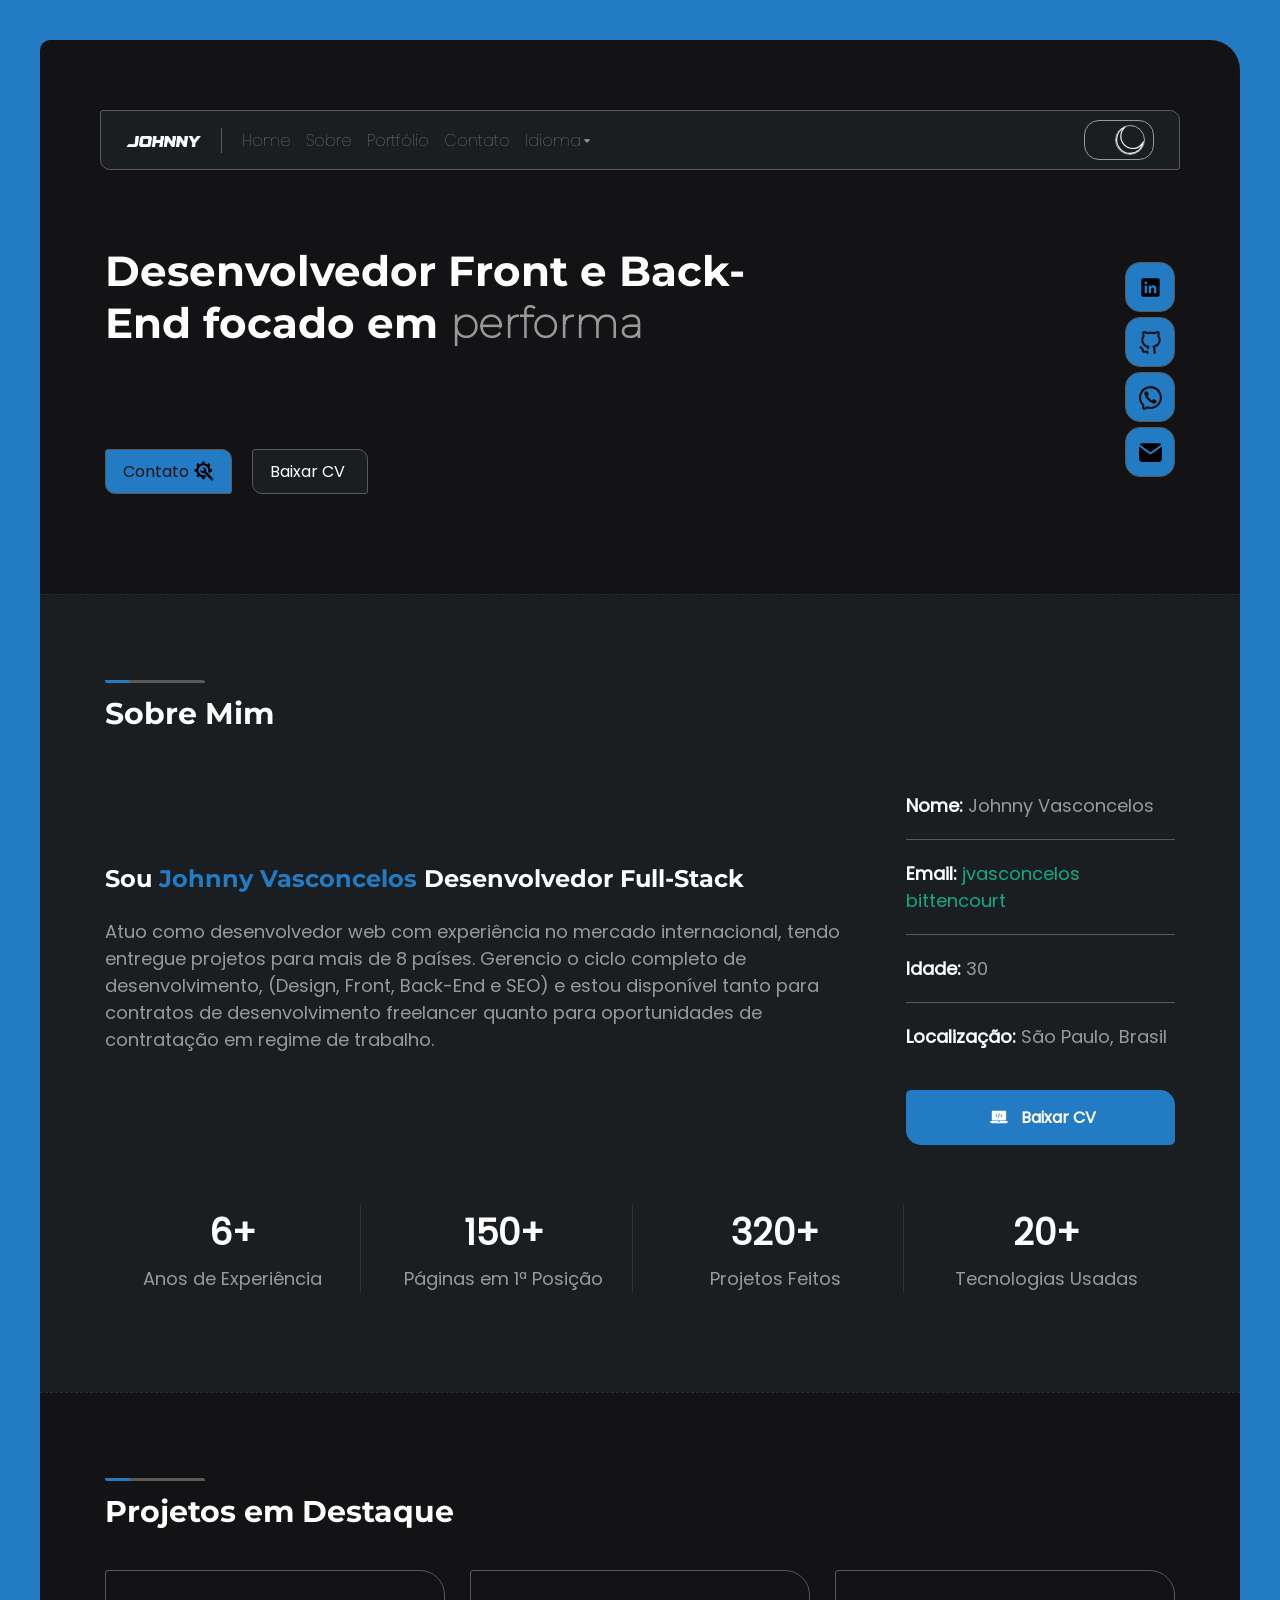
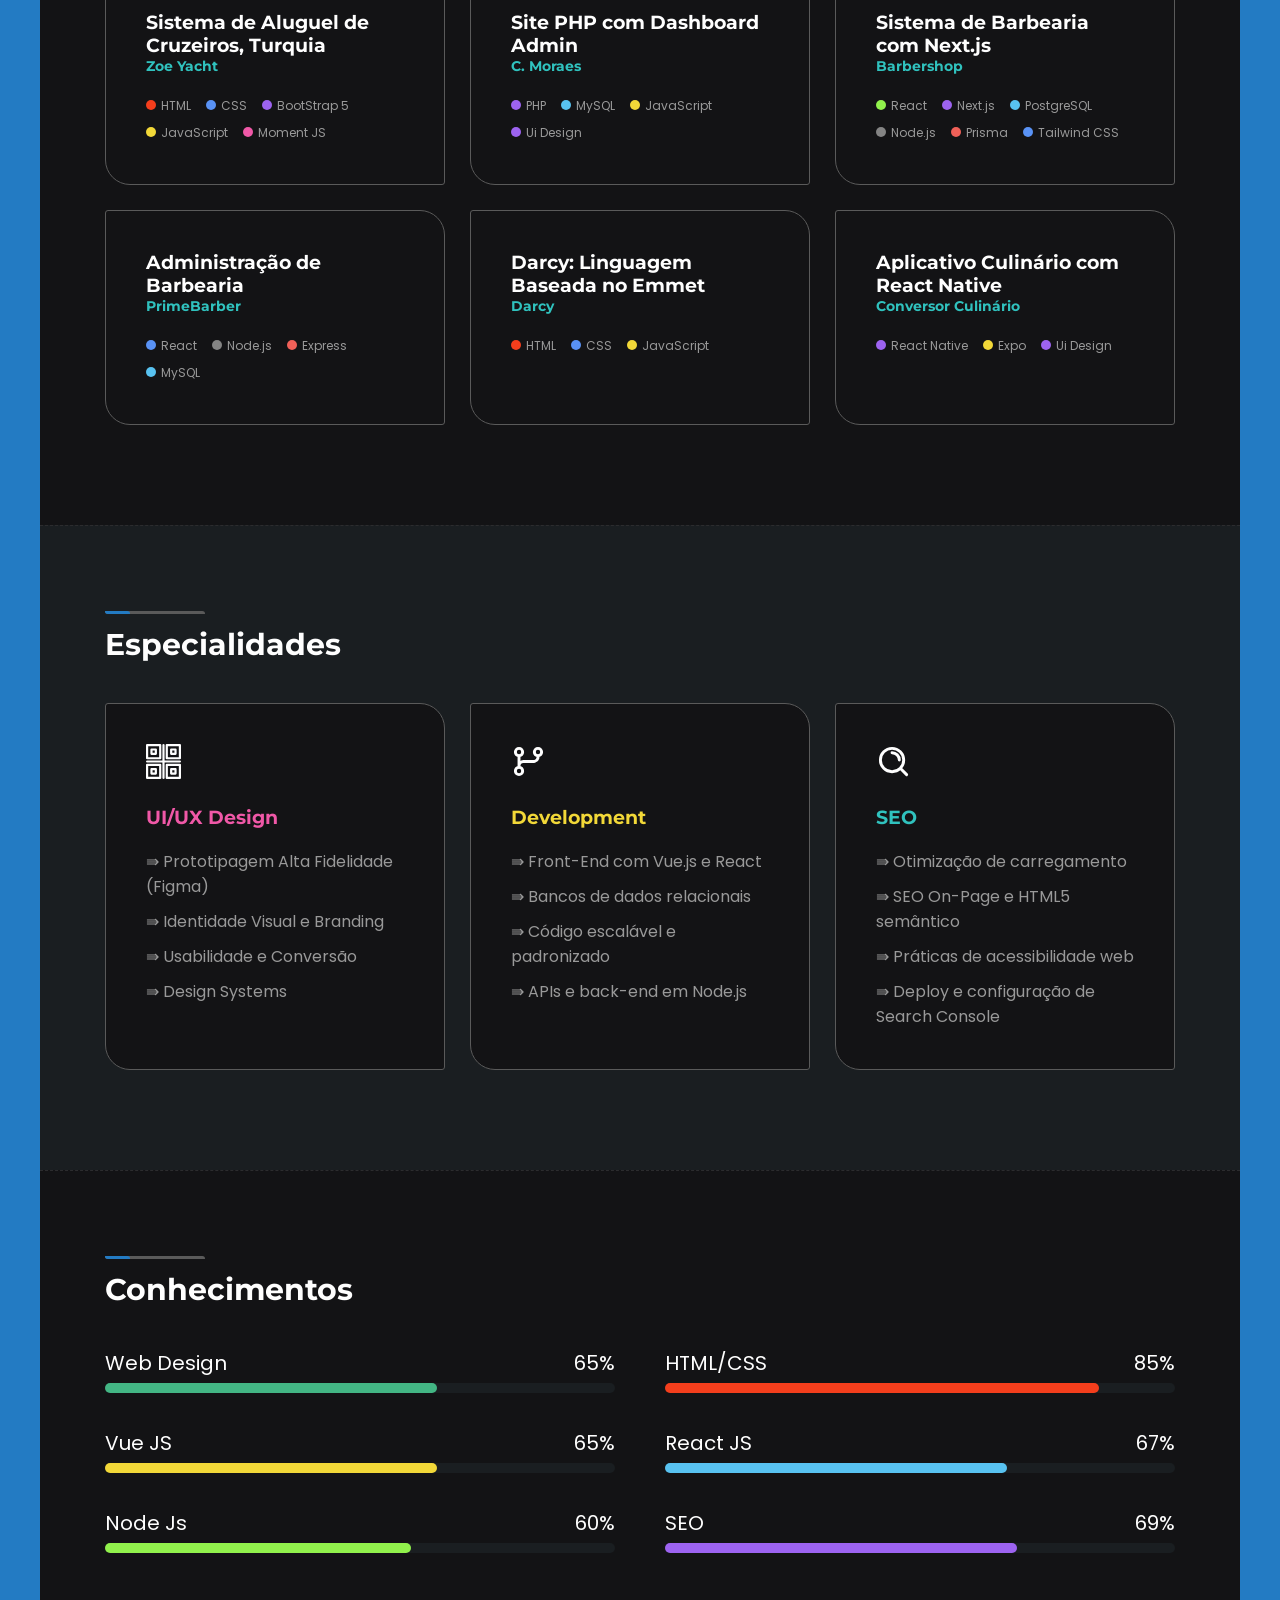
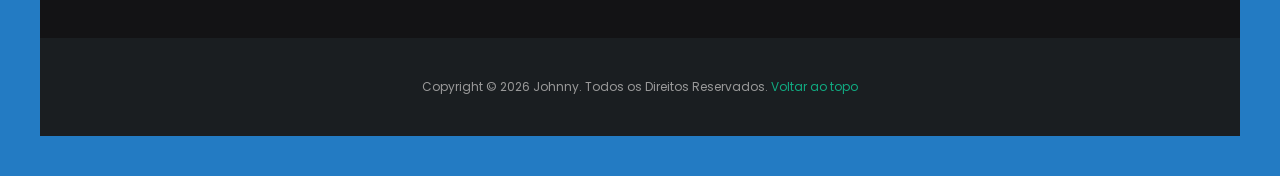
<file: index.html>
<!doctype html>
<html lang="pt-br">
  <head>
    <meta charset="UTF-8" />
    <meta name="viewport" content="width=device-width, initial-scale=1.0" />
    <meta
      name="description"
      content="Desenvolvedor Brasileiro Front e Back-End com experiência internacional. JavaScript, React, MySQL. Confira meus projetos!"
    />
    <meta
      name="keywords"
      content="desenvolvedor front-end, desenvolvedor back-end, desenvolvedor front e back-end, desenvolvedor junior, desenvolvedor pleno, programador back-end, programador front-end"
    />
    <link rel="stylesheet" href="./assets/styles/main.css" />
    <link
      rel="shortcut icon"
      href="./assets/images/favicon.ico"
      type="image/x-icon"
    />
    <script src="./assets/scripts/main.js" defer></script>
    <title>Johnny Vasconcelos - Desenvolvedor Front e Backend</title>
  </head>
  <body>
    <div class="wrapper">
      <!-- header -->
      <div class="wrapper__content">
        <header id="head">
          <!-- navbar -->
          <nav class="menu">
            <div class="container">
              <div class="menu__main">
                <a href="./index.html" class="menu__logo"
                  ><img
                    src="./assets/images/logo.webp"
                    alt="logo johnny vasconcelos front e back-end developer"
                    class="menu__image"
                /></a>
                <ul class="menu__items">
                  <li class="menu__item">
                    <a href="#home" class="menu__link">Home</a>
                  </li>
                  <li class="menu__item">
                    <a href="#sobre" class="menu__link">Sobre</a>
                  </li>
                  <li class="menu__item">
                    <a href="#portfolio" class="menu__link">Portfólio</a>
                  </li>
                  <li class="menu__item">
                    <a
                      target="_blank"
                      href="https://wa.me/5518997826451"
                      class="menu__link"
                      >Contato</a
                    >
                  </li>
                  <li class="menu__item">
                    <a href="#idioma" class="menu__link"
                      >Idioma<img
                        src="./assets/icons/caret-white.svg"
                        class="caret"
                        alt="caret arrow"
                    /></a>
                    <ul class="menu__submenu">
                      <li>
                        <a href="./eng/"
                          ><img
                            src="./assets/images/eng.webp"
                            alt="america flag"
                          />ENG</a
                        >
                      </li>
                      <li>
                        <a href="./index.html"
                          ><img
                            src="./assets/images/ptbr.webp"
                            alt="brazil flag"
                          />PTBR</a
                        >
                      </li>
                    </ul>
                  </li>
                </ul>
              </div>
              <div class="menu__dark">
                <img
                  src="./assets/icons/moon.svg"
                  alt="dark mode svg"
                  class="menu__moon"
                />
              </div>
              <div class="menu__button">
                <img
                  src="./assets/icons/menu.svg"
                  alt="bars menu svg"
                  class="menu__bars"
                />
              </div>
            </div>
          </nav>
          <nav class="menu__mobile">
            <div class="container column">
              <div class="close__menu">
                <img src="./assets/icons/close.svg" alt="close icon svg" />
              </div>
              <img
                src="./assets/images/logo.webp"
                alt="Johnny Vasconcelos Web Developer."
                class="menu__logo"
              />
              <ul>
                <li class="menu__item">
                  <a href="#home" class="menu__link active">
                    <img
                      src="./assets/icons/home.svg"
                      class="icon"
                      alt="ícone casa svg"
                    />
                    <span>Home</span></a
                  >
                </li>
                <li class="menu__item">
                  <a href="#sobre" class="menu__link">
                    <img
                      class="icon"
                      src="./assets/icons/user.svg"
                      alt="ícone casa svg"
                    /><span>Sobre</span></a
                  >
                </li>
                <li class="menu__item">
                  <a href="#portfolio" class="menu__link">
                    <img
                      class="icon"
                      src="./assets/icons/gallery.svg"
                      alt="ícone gallery svg"
                    /><span>Portfólio</span></a
                  >
                </li>
                <li class="menu__item">
                  <a href="#contato" class="menu__link">
                    <img
                      class="icon"
                      src="./assets/icons/phone.svg"
                      alt="ícone phone"
                    /><span>Contato</span></a
                  >
                </li>
                <li class="menu__item">
                  <a href="#idioma" class="menu__link"
                    ><img
                      src="./assets/icons/language.svg"
                      class="icon"
                      alt="ícone idioma svg" /><span>Idioma</span
                    ><img
                      src="./assets/icons/caret-white.svg"
                      class="caret"
                      alt="caret arrow"
                  /></a>
                  <ul class="menu__submenu">
                    <li>
                      <a href="./eng/index.html"
                        ><img
                          src="./assets/images/eng.webp"
                          alt="america flag"
                        />ENG</a
                      >
                    </li>
                    <li>
                      <a href="./index.html"
                        ><img
                          src="./assets/images/ptbr.webp"
                          alt="brazil flag"
                        />PTBR</a
                      >
                    </li>
                  </ul>
                </li>
              </ul>
              <div class="menu__socials">
                <a
                  target="_blank"
                  href="https://github.com/johnnyvasconcelos"
                  class="menu__social"
                >
                  <img src="./assets/icons/github.svg" alt="github icon svg" />
                </a>
                <a
                  target="_blank"
                  href="https://www.linkedin.com/in/jhonatan-vasconcelos-791985277/"
                  class="menu__social"
                >
                  <img
                    src="./assets/icons/linkedin.svg"
                    alt="linkedin icon svg"
                  />
                </a>
                <a
                  href="https://wa.me/5518997826451"
                  target="_blank"
                  class="menu__social"
                >
                  <img
                    src="./assets/icons/whatsapp.svg"
                    alt="whatsapp icon svg"
                  />
                </a>
              </div>
            </div>
          </nav>
          <div class="main-header" id="home">
            <div class="container">
              <div class="main-header__title">
                <h1>
                  Desenvolvedor Front e Back-End focado em
                  <span class="thin">performance e SEO</span>
                </h1>
                <div class="main-header__buttons">
                  <a
                    target="_blank"
                    href="https://wa.me/5518997826451"
                    class="main-header__btn"
                    ><span>Contato</span>
                    <span class="icon"
                      ><img
                        class="main-header__icon"
                        src="./assets/icons/support.svg"
                        alt="contato johnny vasconcelos" /></span
                  ></a>
                  <a
                    target="_blank"
                    href="./assets/docs/saber-mais.pdf"
                    class="main-header__btn"
                    ><span>Baixar CV</span>
                    <span class="icon"
                      ><imgF
                        class="main-header__icon"
                        src="./assets/icons/code.svg"
                        alt="portfólio johnny vasconcelos" /></span
                  ></a>
                </div>
              </div>
              <div class="main-header__social">
                <div class="main-header__socials">
                  <a
                    href="https://www.linkedin.com/in/jhonatan-vasconcelos-791985277/"
                    target="_blank"
                    class="main-header__social-link"
                    ><img
                      class="main-header__social-icon"
                      src="./assets/icons/linkedin.svg"
                      alt="linkedin"
                  /></a>
                  <a
                    href="https://github.com/johnnyvasconcelos"
                    target="_blank"
                    class="main-header__social-link"
                    ><img
                      class="main-header__social-icon"
                      src="./assets/icons/github.svg"
                      alt="github"
                  /></a>
                  <a
                    target="_blank"
                    href="https://wa.me/5518997826451"
                    class="main-header__social-link"
                    ><img
                      class="main-header__social-icon"
                      src="./assets/icons/whatsapp.svg"
                      alt="whatsapp"
                  /></a>
                  <a href="#" class="main-header__social-link"
                    ><img
                      class="main-header__social-icon"
                      src="./assets/icons/envelope.svg"
                      alt="email"
                  /></a>
                </div>
              </div>
            </div>
          </div>
        </header>
      </div>
      <!-- who I am -->
      <div class="wrapper__content">
        <section class="section" id="about">
          <div class="container column">
            <h2 class="section__title">Sobre Mim</h2>
            <div class="section__areas">
              <div class="section__text">
                <h3>
                  Sou <span>Johnny Vasconcelos</span> Desenvolvedor Full-Stack
                </h3>
                <p>
                  Atuo como desenvolvedor web com experiência no mercado
                  internacional, tendo entregue projetos para mais de 8 países.
                  Gerencio o ciclo completo de desenvolvimento, (Design, Front,
                  Back-End e SEO) e estou disponível tanto para contratos de
                  desenvolvimento freelancer quanto para oportunidades de
                  contratação em regime de trabalho.
                </p>
              </div>
              <div class="section__info">
                <ul>
                  <li><b>Nome:</b> Johnny Vasconcelos</li>
                  <li title="jvasconcelosbittencourt@gmail.com">
                    <b>Email:</b>
                    <a href="mailto:jvasconcelosbittencourt@gmail.com"
                      >jvasconcelos<wbr />bittencourt</a
                    >
                  </li>
                  <li><b>Idade:</b> 30</li>
                  <li><b>Localização:</b> São Paulo, Brasil</li>
                </ul>
                <a
                  target="_blank"
                  href="./assets/docs/saber-mais.pdf"
                  class="section__button"
                  ><img
                    class="main-header__icon"
                    src="./assets/icons/code.svg"
                    alt="portfólio johnny vasconcelos"
                  /><span>Baixar CV</span></a
                >
              </div>
            </div>
            <div class="section__scores">
              <div class="section__score">
                <span class="section__number">6+</span>
                <p>Anos de Experiência</p>
              </div>
              <div class="section__score">
                <span class="section__number">150+</span>
                <p>Páginas em 1ª Posição</p>
              </div>
              <div class="section__score">
                <span class="section__number">320+</span>
                <p>Projetos Feitos</p>
              </div>
              <div class="section__score">
                <span class="section__number">20+</span>
                <p>Tecnologias Usadas</p>
              </div>
            </div>
          </div>
        </section>
      </div>
      <!-- portfolio -->
      <div class="wrapper__content">
        <section class="section" id="portfolio">
          <div class="container column">
            <h2 class="section__title">Projetos em Destaque</h2>
            <div class="section__area">
              <div class="section__cards">
                <article class="section__card open-modal">
                  <img
                    src="./assets/images/portfolio-1.jpg"
                    alt="portfolio"
                    class="section__image"
                  />
                  <h3>
                    Sistema de Aluguel de Cruzeiros, Turquia
                    <span class="emphasis">Zoe Yacht</span>
                  </h3>
                  <p>
                    <span class="section__mark html">HTML</span>
                    <span class="section__mark css">CSS</span>
                    <span class="section__mark bootstrap">BootStrap 5</span>
                    <span class="section__mark javascript">JavaScript</span>
                    <span class="section__mark library">Moment JS</span>
                  </p>
                </article>
                <article class="section__card open-modal">
                  <img
                    src="./assets/images/portfolio-1.jpg"
                    alt="portfolio"
                    class="section__image"
                  />
                  <h3>
                    Site PHP com Dashboard Admin
                    <span class="emphasis">C. Moraes</span>
                  </h3>
                  <p>
                    <span class="section__mark php">PHP</span>
                    <span class="section__mark mysql">MySQL</span>
                    <span class="section__mark javascript">JavaScript</span>
                    <span class="section__mark ui">Ui Design</span>
                  </p>
                </article>
                <article class="section__card open-modal">
                  <img
                    src="./assets/images/portfolio-1.jpg"
                    alt="portfolio"
                    class="section__image"
                  />
                  <h3>
                    Sistema de Barbearia com Next.js
                    <span class="emphasis">Barbershop</span>
                  </h3>
                  <p>
                    <span class="section__mark react-native">React</span>
                    <span class="section__mark expo">Next.js</span>
                    <span class="section__mark mysql">PostgreSQL</span>
                    <span class="section__mark node">Node.js</span>
                    <span class="section__mark express">Prisma</span>
                    <span class="section__mark css">Tailwind CSS</span>
                  </p>
                </article>
              </div>
              <div class="section__cards">
                <article class="section__card open-modal">
                  <img
                    src="./assets/images/portfolio-1.jpg"
                    alt="portfolio"
                    class="section__image"
                  />
                  <h3>
                    Administração de Barbearia
                    <span class="emphasis">PrimeBarber</span>
                  </h3>
                  <p>
                    <span class="section__mark react">React</span>
                    <span class="section__mark node">Node.js</span>
                    <span class="section__mark express">Express</span>
                    <span class="section__mark mysql">MySQL</span>
                  </p>
                </article>
                <article class="section__card open-modal">
                  <img
                    src="./assets/images/portfolio-1.jpg"
                    alt="portfolio"
                    class="section__image"
                  />
                  <h3>
                    Darcy: Linguagem Baseada no Emmet
                    <span class="emphasis">Darcy</span>
                  </h3>
                  <p>
                    <span class="section__mark html">HTML</span>
                    <span class="section__mark css">CSS</span>
                    <span class="section__mark javascript">JavaScript</span>
                  </p>
                </article>
                <article class="section__card open-modal">
                  <img
                    src="./assets/images/portfolio-1.jpg"
                    alt="portfolio"
                    class="section__image"
                  />
                  <h3>
                    Aplicativo Culinário com React Native
                    <span class="emphasis">Conversor Culinário</span>
                  </h3>
                  <p>
                    <span class="section__mark php">React Native</span>
                    <span class="section__mark javascript">Expo</span>
                    <span class="section__mark ui">Ui Design</span>
                  </p>
                </article>
              </div>
            </div>
          </div>
          <div class="container">
            <section class="background">
              <!-- arrows -->
              <div class="arrow arrow-left">
                <img
                  src="./assets/icons/left.svg"
                  alt="arrow left svg"
                  class="arrow-left__icon"
                />
              </div>
              <div class="arrow arrow-right">
                <img
                  src="./assets/icons/right.svg"
                  alt="arrow right svg"
                  class="arrow-right__icon"
                />
              </div>
              <!-- modals -->
              <article class="modal">
                <div class="modal__container">
                  <header>
                    <h2>Sistema de Aluguel de Cruzeiros, Turquia</h2>
                    <div class="close-modal">✖</div>
                  </header>
                  <div class="modal__body">
                    <div class="modal__image">
                      <h3>
                        Date Picker com Moment JS, HTML, CSS & BootStrap 5
                      </h3>
                      <img
                        src="./assets/images/modal-1.png"
                        alt="portfólio 1 webp"
                        class="modal__img"
                      />
                      <div class="modal__buttons">
                        <a
                          class="modal__button"
                          href="https://secure2.bosphorusyacht.com/Client/TourSelect"
                          target="_blank"
                          ><img
                            src="./assets/icons/link.svg"
                            alt="link icon svg"
                            class="modal__icon"
                          /><span>Visualizar projeto</span>
                        </a>
                        <a
                          class="modal__button"
                          href="https://github.com/johnnyvasconcelos/Datepicker-com-Moment.js"
                          target="_blank"
                          ><img
                            src="./assets/icons/github.svg"
                            alt="github icon svg"
                            class="modal__icon"
                          /><span>Ver no Github</span></a
                        >
                      </div>
                    </div>
                    <div class="modal__text">
                      <header>
                        <h3>Sistema de Aluguel de Cruzeiros</h3>
                        <!--<img src="#" alt="zoe yacht" class="zoe yacht" />-->
                      </header>
                      <p>
                        Desenvolvimento do zero de um sistema customizado de
                        Date Picker para a plataforma de aluguel de cruzeiros da
                        empresa turca Zoe Yacht. O projeto envolveu uma
                        engenharia complexa de frontend utilizando Moment.js —
                        padrão de mercado na época — para gerenciar regras de
                        negócio e disponibilidades.
                      </p>
                      <h4>Tecnologias Utilizadas</h4>
                      <ul>
                        <li>● JavaScript (Moment JS)</li>
                        <li>● HTML</li>
                        <li>● CSS</li>
                        <li>● UI Design</li>
                        <li>● BootStrap 5</li>
                      </ul>
                    </div>
                  </div>
                </div>
              </article>
              <article class="modal">
                <div class="modal__container">
                  <header>
                    <h2>Site PHP com Painel Admin</h2>
                    <div class="close-modal">✖</div>
                  </header>
                  <div class="modal__body">
                    <div class="modal__image">
                      <h3>PHP, MySQL, JavaScript & UI Design</h3>
                      <img
                        src="./assets/images/modal-3.webp"
                        alt="portfólio 1 webp"
                        class="modal__img"
                      />
                      <div class="modal__buttons">
                        <a
                          class="modal__button"
                          href="https://christianmoraes.com.br"
                          target="_blank"
                          ><img
                            src="./assets/icons/link.svg"
                            alt="link icon svg"
                            class="modal__icon"
                          /><span>Visualizar projeto</span>
                        </a>
                        <a
                          class="modal__button"
                          href="https://github.com/johnnyvasconcelos/CM-Singer"
                          target="_blank"
                          ><img
                            src="./assets/icons/github.svg"
                            alt="github icon svg"
                            class="modal__icon"
                          /><span>Ver no Github</span></a
                        >
                      </div>
                    </div>
                    <div class="modal__text">
                      <header>
                        <h3>Site de Cantor Cristão</h3>
                      </header>
                      <p>
                        Site completo para cantor católico com exibição de
                        apresentações, galerias de fotos e vídeos, blog e
                        sistema de login com painel administrativo para o
                        gerenciamento de todo o conteúdo.
                      </p>
                      <h4>Tecnologias Utilizadas</h4>
                      <ul>
                        <li>● PHP</li>
                        <li>● MySQL</li>
                        <li>● JavaScript</li>
                        <li>● UI Design</li>
                      </ul>
                    </div>
                  </div>
                </div>
              </article>
              <article class="modal">
                <div class="modal__container">
                  <header>
                    <h2>Sistema de Barbearia com Next.js</h2>
                    <div class="close-modal">✖</div>
                  </header>
                  <div class="modal__body">
                    <div class="modal__image">
                      <h3>Sistema de Barbearia com Gateway de Pagamento</h3>
                      <img
                        src="./assets/images/modal-2.webp"
                        alt="portfólio 1 webp"
                        class="modal__img"
                      />
                      <div class="modal__buttons">
                        <a
                          class="modal__button"
                          target="_blank"
                          href="https://barbershop-tau-two.vercel.app/"
                          ><img
                            src="./assets/icons/link.svg"
                            alt="link icon svg"
                            class="modal__icon"
                          /><span>Visualizar projeto</span>
                        </a>
                        <a
                          class="modal__button"
                          href="https://github.com/johnnyvasconcelos/barbershop
"
                          target="_blank"
                          ><img
                            src="./assets/icons/github.svg"
                            alt="github icon svg"
                            class="modal__icon"
                          /><span>Ver no Github</span></a
                        >
                      </div>
                    </div>
                    <div class="modal__text">
                      <header>
                        <h3>Sistema de Barbearia com Next.js</h3>
                      </header>
                      <p>
                        Sistema para agendamento de barbearias que conecta
                        clientes a diversos estabelecimentos em uma única
                        plataforma. Desenvolvido com Next.js, React, Tailwind
                        CSS, Prisma e PostgreSQL, o sistema conta com login via
                        Google e pagamentos integrados ao Stripe, permitindo que
                        o usuário escolha uma barbearia, selecione o corte e
                        agende seu horário.
                      </p>
                      <h4>Tecnologias Utilizadas</h4>
                      <ul>
                        <li>● React</li>
                        <li>● Next.js</li>
                        <li>● Tailwind CSS</li>
                        <li>● UI Design</li>
                        <li>● PostgreSQL</li>
                      </ul>
                    </div>
                  </div>
                </div>
              </article>
              <article class="modal">
                <div class="modal__container">
                  <header>
                    <h2>Painel de Administração de Barbearia</h2>
                    <div class="close-modal">✖</div>
                  </header>
                  <div class="modal__body">
                    <div class="modal__image">
                      <h3>React, Node.js, Express & MySQL</h3>
                      <img
                        src="./assets/images/modal-4.webp"
                        alt="portfólio 1 webp"
                        class="modal__img"
                      />
                      <div class="modal__buttons">
                        <a
                          class="modal__button"
                          target="_blank"
                          href="https://prime-barber.vercel.app/"
                          ><img
                            src="./assets/icons/link.svg"
                            alt="link icon svg"
                            class="modal__icon"
                          /><span>Visualizar projeto</span>
                        </a>
                        <a
                          class="modal__button"
                          target="_blank"
                          href="https://github.com/johnnyvasconcelos/Prime-Barber/"
                          ><img
                            src="./assets/icons/github.svg"
                            alt="github icon svg"
                            class="modal__icon"
                          /><span>Ver no Github</span></a
                        >
                      </div>
                    </div>
                    <div class="modal__text">
                      <header>
                        <h3>Gerenciar Barbearia</h3>
                      </header>
                      <p>
                        Sistema de administração de barbearia que permite que os
                        proprietários de barbearias gerenciem seus serviços,
                        horários e clientes, oferecendo uma interface amigável e
                        funcionalidades simples.
                      </p>
                      <h4>Tecnologias Utilizadas</h4>
                      <ul>
                        <li>● React</li>
                        <li>● Node.js</li>
                        <li>● Express</li>
                        <li>● MySQL</li>
                      </ul>
                    </div>
                  </div>
                </div>
              </article>
              <article class="modal">
                <div class="modal__container">
                  <header>
                    <h2>Linguagem Baseada no Emmet</h2>
                    <div class="close-modal">✖</div>
                  </header>
                  <div class="modal__body">
                    <div class="modal__image">
                      <h3>Comandos para construir elementos HTML simples</h3>
                      <img
                        src="./assets/images/modal-5.webp"
                        alt="portfólio 1 webp"
                        class="modal__img"
                      />
                      <div class="modal__buttons">
                        <a
                          class="modal__button"
                          target="_blank"
                          href="https://darcy-zeta.vercel.app/"
                          ><img
                            src="./assets/icons/link.svg"
                            alt="link icon svg"
                            class="modal__icon"
                          /><span>Visualizar projeto</span>
                        </a>
                        <a
                          class="modal__button"
                          target="_blank"
                          href="https://github.com/johnnyvasconcelos/darcy-cli"
                          ><img
                            src="./assets/icons/github.svg"
                            alt="github icon svg"
                            class="modal__icon"
                          /><span>Ver no Github</span></a
                        >
                      </div>
                    </div>
                    <div class="modal__text">
                      <header>
                        <h3>Comandos Simples</h3>
                      </header>
                      <p>
                        Linguagem criada por mim baseada na sintaxe do Emmet,
                        onde você escreve uma única linha de atalhos
                        estruturados no terminal para gerar blocos inteiros de
                        código de uma vez. Em vez de abrir o editor e digitar
                        tag por tag, uma expressão lógica exibe os elementos e a
                        hierarquia que deseja, e a CLI processa essa instrução
                        para criar os arquivos HTML e CSS instantaneamente.
                      </p>
                      <h4>Tecnologias Utilizadas</h4>
                      <ul>
                        <li>● JavaScript</li>
                        <li>● HTML</li>
                        <li>● CSS</li>
                      </ul>
                    </div>
                  </div>
                </div>
              </article>
              <article class="modal">
                <div class="modal__container">
                  <header>
                    <h2>Aplicativo Culinário com React Native</h2>
                    <div class="close-modal">✖</div>
                  </header>
                  <div class="modal__body">
                    <div class="modal__image">
                      <h3>Conversor de Medidas Culinárias</h3>
                      <img
                        src="./assets/images/modal-6.webp"
                        alt="portfólio 1 webp"
                        class="modal__img"
                      />
                      <div class="modal__buttons">
                        <a
                          class="modal__button"
                          target="_blank"
                          href="https://play.google.com/store/apps/details?id=com.johnnym01.appconversormedidas&hl=pt_BR"
                          ><img
                            src="./assets/icons/link.svg"
                            alt="link icon svg"
                            class="modal__icon"
                          /><span>Visualizar projeto</span>
                        </a>
                        <a
                          class="modal__button"
                          target="_blank"
                          href="https://github.com/johnnyvasconcelos/app-conversao-medidas-culinarias"
                          ><img
                            src="./assets/icons/github.svg"
                            alt="github icon svg"
                            class="modal__icon"
                          /><span>Ver no Github</span></a
                        >
                      </div>
                    </div>
                    <div class="modal__text">
                      <header>
                        <h3>Feito com React Native + Expo</h3>
                      </header>
                      <p>
                        App conversor de medidas culinárias feito especialmente
                        para transformar xícaras em colheres de sopa e outras
                        proporções de receitas de forma rápida. Desenvolvido
                        puramente com React Native e com a Biblioteca Expo.
                      </p>
                      <h4>Tecnologias Utilizadas</h4>
                      <ul>
                        <li>● React Native</li>
                        <li>● Expo</li>
                        <li>● Ui Design</li>
                      </ul>
                    </div>
                  </div>
                </div>
              </article>
            </section>
          </div>
        </section>
      </div>
      <!-- what I do -->
      <div class="wrapper__content">
        <section class="section" id="i-do">
          <div class="container column">
            <h2 class="section__title">Especialidades</h2>
            <div class="section__cards">
              <article class="section__card">
                <img
                  class="section__icon"
                  src="./assets/icons/ux.svg"
                  alt="UI/UX Design e Web Design"
                />
                <h3 class="color">UI/UX Design</h3>
                <ul class="section__list">
                  <li>⇛ Prototipagem Alta Fidelidade (Figma)</li>
                  <li>⇛ Identidade Visual e Branding</li>
                  <li>⇛ Usabilidade e Conversão</li>
                  <li>⇛ Design Systems</li>
                </ul>
              </article>
              <article class="section__card">
                <img
                  class="section__icon"
                  src="./assets/icons/developer.svg"
                  alt="Front-End & Back-End Development"
                />
                <h3 class="color">Development</h3>
                <ul class="section__list">
                  <li>⇛ Front-End com Vue.js e React</li>
                  <li>⇛ Bancos de dados relacionais</li>
                  <li>⇛ Código escalável e padronizado</li>
                  <li>⇛ APIs e back-end em Node.js</li>
                </ul>
              </article>
              <article class="section__card">
                <img
                  class="section__icon"
                  src="./assets/icons/search.svg"
                  alt="profissional em SEO (search engine optization)"
                />
                <h3 class="color">SEO</h3>
                <ul class="section__list">
                  <li>⇛ Otimização de carregamento</li>
                  <li>⇛ SEO On-Page e HTML5 semântico</li>
                  <li>⇛ Práticas de acessibilidade web</li>
                  <li>⇛ Deploy e configuração de Search Console</li>
                </ul>
              </article>
            </div>
          </div>
        </section>
      </div>
      <!-- skills -->
      <div class="wrapper__content">
        <section class="section" id="skills">
          <div class="container column">
            <h2 class="section__title">Conhecimentos</h2>
            <div class="section__bars">
              <div class="section__bar">
                <div class="section__skill">Web Design</div>
                <div class="section__value">65%</div>
                <div class="section__grow"></div>
              </div>
              <div class="section__bar">
                <div class="section__skill">HTML/CSS</div>
                <div class="section__value">85%</div>
                <div class="section__grow"></div>
              </div>
              <div class="section__bar">
                <div class="section__skill">Vue JS</div>
                <div class="section__value">65%</div>
                <div class="section__grow"></div>
              </div>
              <div class="section__bar">
                <div class="section__skill">React JS</div>
                <div class="section__value">67%</div>
                <div class="section__grow"></div>
              </div>
              <div class="section__bar">
                <div class="section__skill">Node Js</div>
                <div class="section__value">60%</div>
                <div class="section__grow"></div>
              </div>
              <div class="section__bar">
                <div class="section__skill">SEO</div>
                <div class="section__value">69%</div>
                <div class="section__grow"></div>
              </div>
            </div>
          </div>
        </section>
      </div>
      <!-- footer -->
      <footer id="footer" class="footer">
        <div class="containe">
          <p>
            <span
              >Copyright &copy; 2026 Johnny. Todos os Direitos Reservados.</span
            >
            <a href="#">Voltar ao topo</a>
          </p>
        </div>
      </footer>
    </div>
  </body>
</html>
</file>
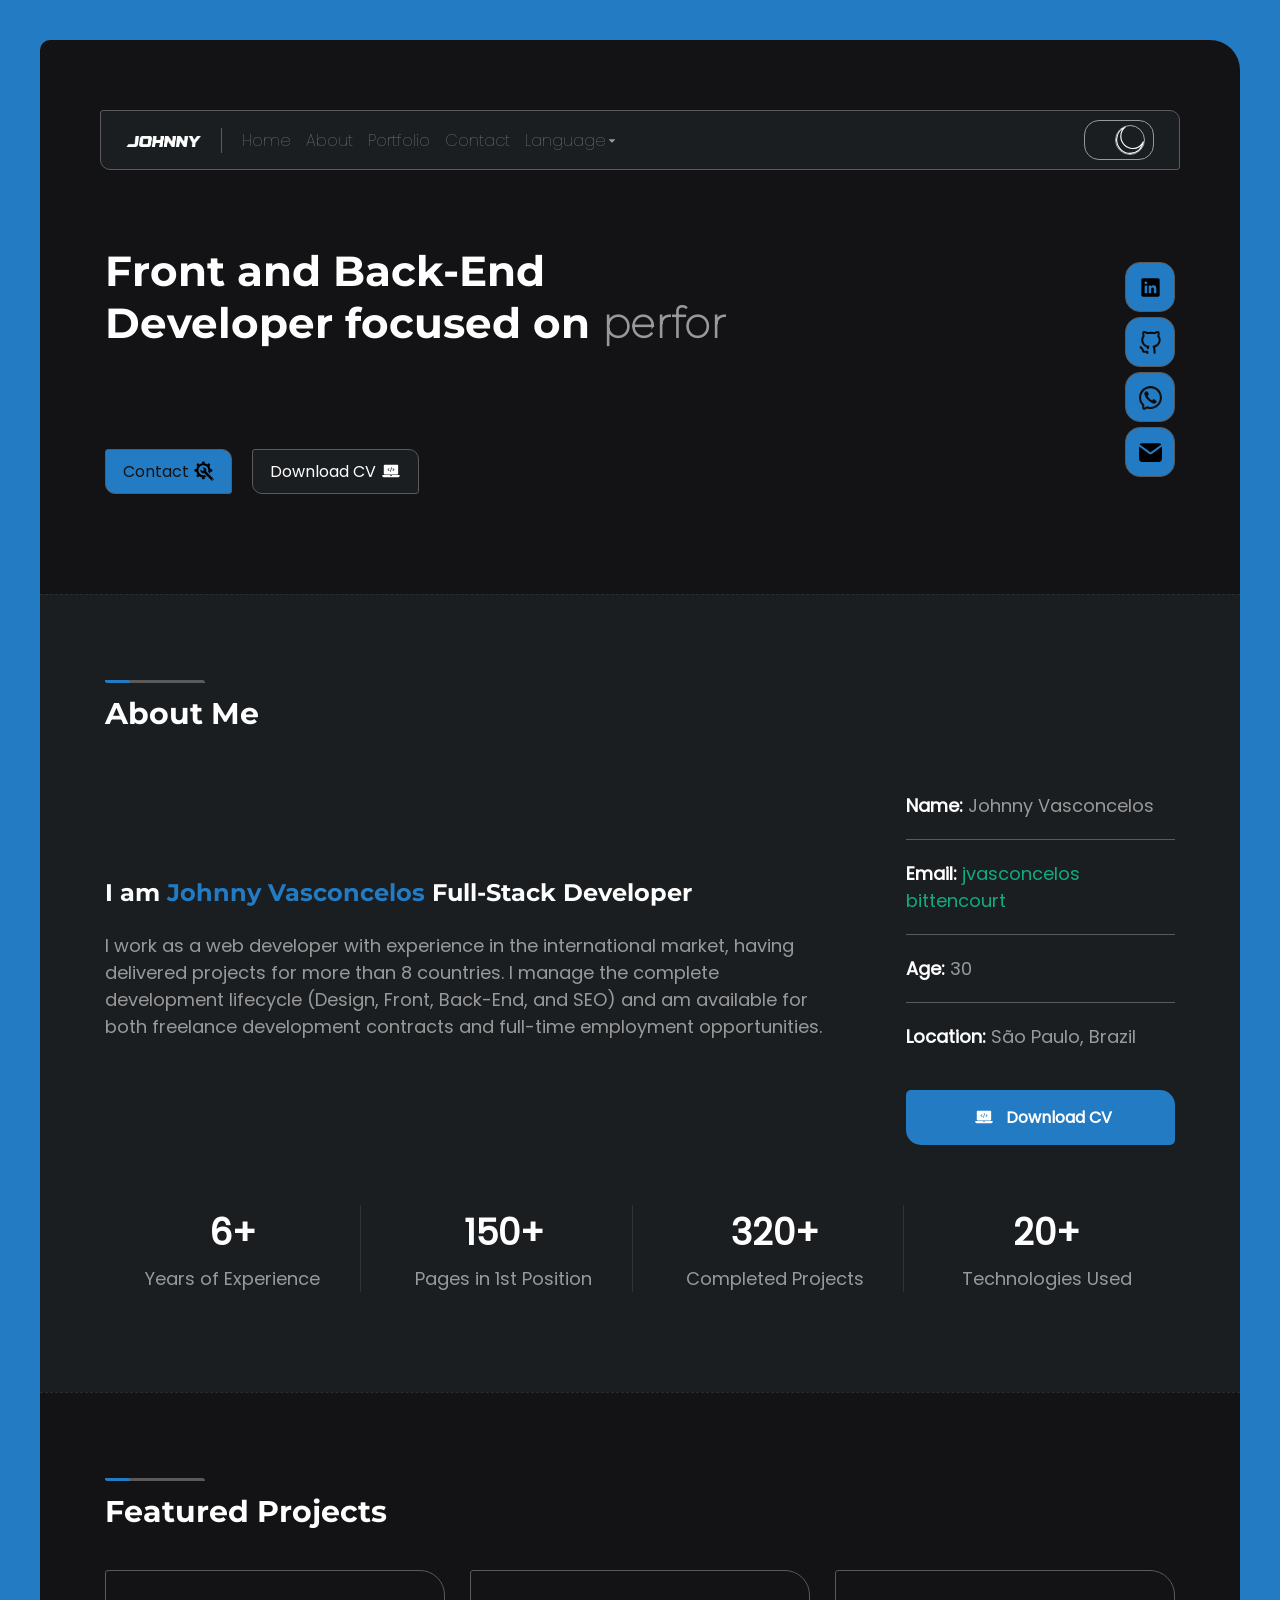
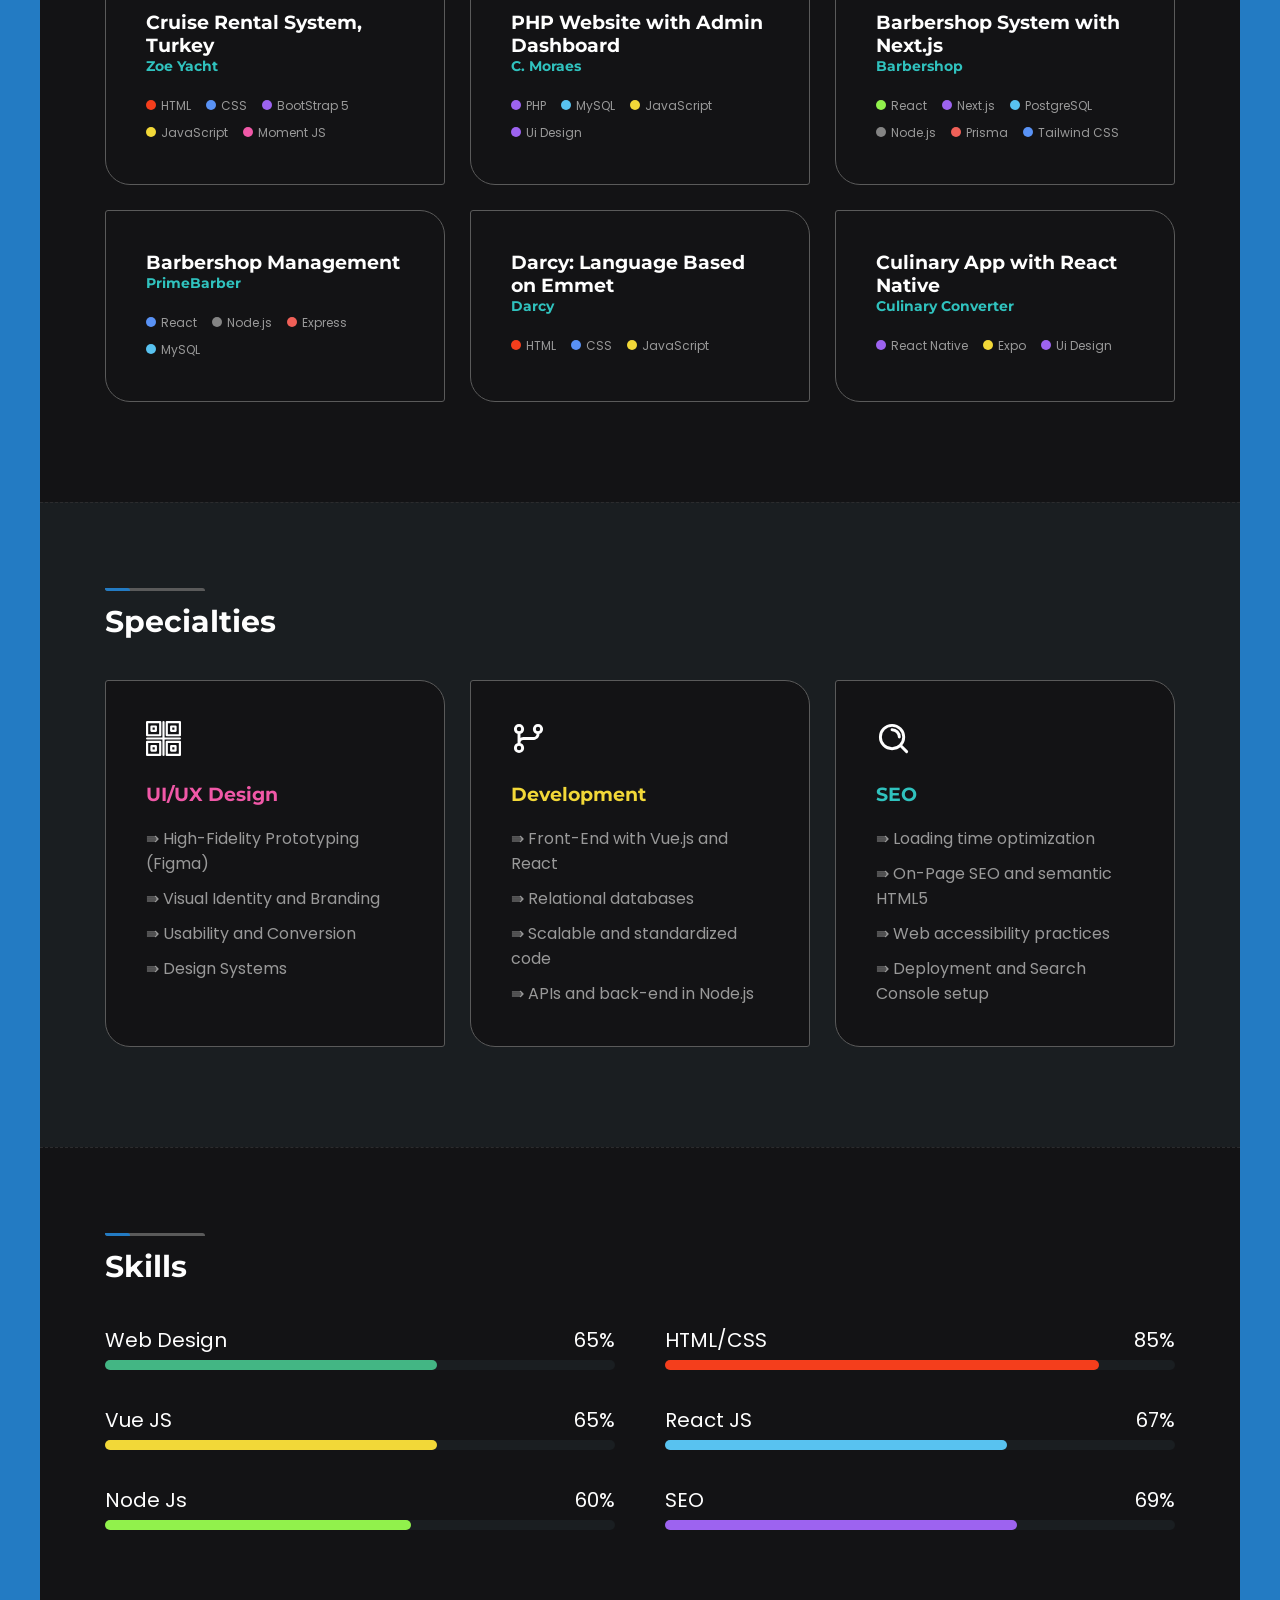
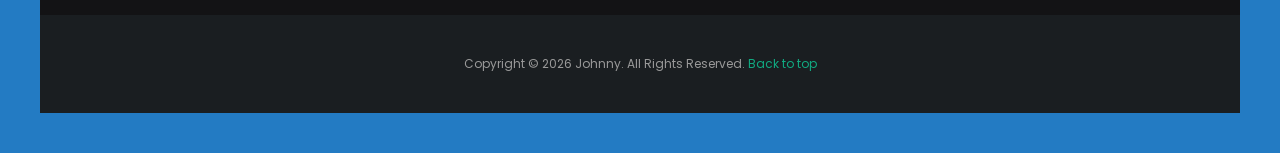
<file: eng/index.html>
<!doctype html>
<html lang="en">
  <head>
    <meta charset="UTF-8" />
    <meta name="viewport" content="width=device-width, initial-scale=1.0" />
    <meta
      name="description"
      content="Brazilian Front and Back-End Developer with international experience. JavaScript, React, MySQL. Check out my projects!"
    />
    <meta
      name="keywords"
      content="front-end developer, back-end developer, front and back-end developer, junior developer, mid-level developer, back-end programmer, front-end programmer"
    />
    <link rel="stylesheet" href="../assets/styles/main.css" />
    <link href="../assets/images/favicon.ico" type="image/x-icon" />
    <script src="../assets/scripts/main.js" defer></script>
    <title>Johnny Vasconcelos - Front and Backend Developer</title>
  </head>
  <body>
    <div class="wrapper">
      <!-- header -->
      <div class="wrapper__content">
        <header id="head">
          <!-- navbar -->
          <nav class="menu">
            <div class="container">
              <div class="menu__main">
                <a href="../index.html" class="menu__logo"
                  ><img
                    src="../assets/images/logo.webp"
                    alt="logo johnny vasconcelos front e back-end developer"
                    class="menu__image"
                /></a>
                <ul class="menu__items">
                  <li class="menu__item">
                    <a href="#home" class="menu__link">Home</a>
                  </li>
                  <li class="menu__item">
                    <a href="#sobre" class="menu__link">About</a>
                  </li>
                  <li class="menu__item">
                    <a href="#portfolio" class="menu__link">Portfolio</a>
                  </li>
                  <li class="menu__item">
                    <a
                      target="_blank"
                      href="https://wa.me/5518997826451"
                      class="menu__link"
                      >Contact</a
                    >
                  </li>
                  <li class="menu__item">
                    <a href="#idioma" class="menu__link"
                      >Language<img
                        src="../assets/icons/caret-white.svg"
                        class="caret"
                        alt="caret arrow"
                    /></a>
                    <ul class="menu__submenu">
                      <li>
                        <a href="./eng/"
                          ><img
                            src="../assets/images/eng.webp"
                            alt="america flag"
                          />ENG</a
                        >
                      </li>
                      <li>
                        <a href="../index.html"
                          ><img
                            src="../assets/images/ptbr.webp"
                            alt="brazil flag"
                          />PTBR</a
                        >
                      </li>
                    </ul>
                  </li>
                </ul>
              </div>
              <div class="menu__dark">
                <img
                  src="../assets/icons/moon.svg"
                  alt="dark mode svg"
                  class="menu__moon"
                />
              </div>
              <div class="menu__button">
                <img
                  src="../assets/icons/menu.svg"
                  alt="bars menu svg"
                  class="menu__bars"
                />
              </div>
            </div>
          </nav>
          <nav class="menu__mobile">
            <div class="container column">
              <div class="close__menu">
                <img src="../assets/icons/close.svg" alt="close icon svg" />
              </div>
              <img
                src="../assets/images/logo.webp"
                alt="Johnny Vasconcelos Web Developer."
                class="menu__logo"
              />
              <ul>
                <li class="menu__item">
                  <a href="#home" class="menu__link active">
                    <img
                      src="../assets/icons/home.svg"
                      class="icon"
                      alt="home icon svg"
                    />
                    <span>Home</span></a
                  >
                </li>
                <li class="menu__item">
                  <a href="#sobre" class="menu__link">
                    <img
                      class="icon"
                      src="../assets/icons/user.svg"
                      alt="user icon svg"
                    /><span>About</span></a
                  >
                </li>
                <li class="menu__item">
                  <a href="#portfolio" class="menu__link">
                    <img
                      class="icon"
                      src="../assets/icons/gallery.svg"
                      alt="gallery icon svg"
                    /><span>Portfolio</span></a
                  >
                </li>
                <li class="menu__item">
                  <a href="#contato" class="menu__link">
                    <img
                      class="icon"
                      src="../assets/icons/phone.svg"
                      alt="phone icon"
                    /><span>Contact</span></a
                  >
                </li>
                <li class="menu__item">
                  <a href="#idioma" class="menu__link"
                    ><img
                      src="../assets/icons/language.svg"
                      class="icon"
                      alt="language icon svg" /><span>Language</span
                    ><img
                      src="../assets/icons/caret-white.svg"
                      class="caret"
                      alt="caret arrow"
                  /></a>
                  <ul class="menu__submenu">
                    <li>
                      <a href="../eng/index.html"
                        ><img
                          src="../assets/images/eng.webp"
                          alt="america flag"
                        />ENG</a
                      >
                    </li>
                    <li>
                      <a href="../index.html"
                        ><img
                          src="../assets/images/ptbr.webp"
                          alt="brazil flag"
                        />PTBR</a
                      >
                    </li>
                  </ul>
                </li>
              </ul>
              <div class="menu__socials">
                <a
                  target="_blank"
                  href="https://github.com/johnnyvasconcelos"
                  class="menu__social"
                >
                  <img src="../assets/icons/github.svg" alt="github icon svg" />
                </a>
                <a
                  target="_blank"
                  href="https://www.linkedin.com/in/jhonatan-vasconcelos-791985277/"
                  class="menu__social"
                >
                  <img
                    src="../assets/icons/linkedin.svg"
                    alt="linkedin icon svg"
                  />
                </a>
                <a
                  href="https://wa.me/5518997826451"
                  target="_blank"
                  class="menu__social"
                >
                  <img
                    src="../assets/icons/whatsapp.svg"
                    alt="whatsapp icon svg"
                  />
                </a>
              </div>
            </div>
          </nav>
          <div class="main-header" id="home">
            <div class="container">
              <div class="main-header__title">
                <h1>
                  Front and Back-End Developer focused on
                  <span class="thin">performance and SEO</span>
                </h1>
                <div class="main-header__buttons">
                  <a
                    target="_blank"
                    href="https://wa.me/5518997826451"
                    class="main-header__btn"
                    ><span>Contact</span>
                    <span class="icon"
                      ><img
                        class="main-header__icon"
                        src="../assets/icons/support.svg"
                        alt="johnny vasconcelos contact" /></span
                  ></a>
                  <a
                    target="_blank"
                    href="../assets/docs/more-info.pdf"
                    class="main-header__btn"
                    ><span>Download CV</span>
                    <span class="icon"
                      ><img
                        class="main-header__icon"
                        src="../assets/icons/code.svg"
                        alt="johnny vasconcelos portfolio" /></span
                  ></a>
                </div>
              </div>
              <div class="main-header__social">
                <div class="main-header__socials">
                  <a
                    href="https://www.linkedin.com/in/jhonatan-vasconcelos-791985277/"
                    target="_blank"
                    class="main-header__social-link"
                    ><img
                      class="main-header__social-icon"
                      src="../assets/icons/linkedin.svg"
                      alt="linkedin"
                  /></a>
                  <a
                    href="https://github.com/johnnyvasconcelos"
                    target="_blank"
                    class="main-header__social-link"
                    ><img
                      class="main-header__social-icon"
                      src="../assets/icons/github.svg"
                      alt="github"
                  /></a>
                  <a
                    target="_blank"
                    href="https://wa.me/5518997826451"
                    class="main-header__social-link"
                    ><img
                      class="main-header__social-icon"
                      src="../assets/icons/whatsapp.svg"
                      alt="whatsapp"
                  /></a>
                  <a href="#" class="main-header__social-link"
                    ><img
                      class="main-header__social-icon"
                      src="../assets/icons/envelope.svg"
                      alt="email"
                  /></a>
                </div>
              </div>
            </div>
          </div>
        </header>
      </div>
      <!-- who I am -->
      <div class="wrapper__content">
        <section class="section" id="about">
          <div class="container column">
            <h2 class="section__title">About Me</h2>
            <div class="section__areas">
              <div class="section__text">
                <h3>
                  I am <span>Johnny Vasconcelos</span> Full-Stack Developer
                </h3>
                <p>
                  I work as a web developer with experience in the international
                  market, having delivered projects for more than 8 countries. I
                  manage the complete development lifecycle (Design, Front,
                  Back-End, and SEO) and am available for both freelance
                  development contracts and full-time employment opportunities.
                </p>
              </div>
              <div class="section__info">
                <ul>
                  <li><b>Name:</b> Johnny Vasconcelos</li>
                  <li title="jvasconcelosbittencourt@gmail.com">
                    <b>Email:</b>
                    <a href="mailto:jvasconcelosbittencourt@gmail.com"
                      >jvasconcelos<wbr />bittencourt</a
                    >
                  </li>
                  <li><b>Age:</b> 30</li>
                  <li><b>Location:</b> São Paulo, Brazil</li>
                </ul>
                <a
                  target="_blank"
                  href="../assets/docs/more-info.pdf"
                  class="section__button"
                  ><img
                    class="main-header__icon"
                    src="../assets/icons/code.svg"
                    alt="johnny vasconcelos portfolio"
                  /><span>Download CV</span></a
                >
              </div>
            </div>
            <div class="section__scores">
              <div class="section__score">
                <span class="section__number">6+</span>
                <p>Years of Experience</p>
              </div>
              <div class="section__score">
                <span class="section__number">150+</span>
                <p>Pages in 1st Position</p>
              </div>
              <div class="section__score">
                <span class="section__number">320+</span>
                <p>Completed Projects</p>
              </div>
              <div class="section__score">
                <span class="section__number">20+</span>
                <p>Technologies Used</p>
              </div>
            </div>
          </div>
        </section>
      </div>
      <!-- portfolio -->
      <div class="wrapper__content">
        <section class="section" id="portfolio">
          <div class="container column">
            <h2 class="section__title">Featured Projects</h2>
            <div class="section__area">
              <div class="section__cards">
                <article class="section__card open-modal">
                  <img
                    src="../assets/images/portfolio-1.jpg"
                    alt="portfolio"
                    class="section__image"
                  />
                  <h3>
                    Cruise Rental System, Turkey
                    <span class="emphasis">Zoe Yacht</span>
                  </h3>
                  <p>
                    <span class="section__mark html">HTML</span>
                    <span class="section__mark css">CSS</span>
                    <span class="section__mark bootstrap">BootStrap 5</span>
                    <span class="section__mark javascript">JavaScript</span>
                    <span class="section__mark library">Moment JS</span>
                  </p>
                </article>
                <article class="section__card open-modal">
                  <img
                    src="../assets/images/portfolio-1.jpg"
                    alt="portfolio"
                    class="section__image"
                  />
                  <h3>
                    PHP Website with Admin Dashboard
                    <span class="emphasis">C. Moraes</span>
                  </h3>
                  <p>
                    <span class="section__mark php">PHP</span>
                    <span class="section__mark mysql">MySQL</span>
                    <span class="section__mark javascript">JavaScript</span>
                    <span class="section__mark ui">Ui Design</span>
                  </p>
                </article>
                <article class="section__card open-modal">
                  <img
                    src="../assets/images/portfolio-1.jpg"
                    alt="portfolio"
                    class="section__image"
                  />
                  <h3>
                    Barbershop System with Next.js
                    <span class="emphasis">Barbershop</span>
                  </h3>
                  <p>
                    <span class="section__mark react-native">React</span>
                    <span class="section__mark expo">Next.js</span>
                    <span class="section__mark mysql">PostgreSQL</span>
                    <span class="section__mark node">Node.js</span>
                    <span class="section__mark express">Prisma</span>
                    <span class="section__mark css">Tailwind CSS</span>
                  </p>
                </article>
              </div>
              <div class="section__cards">
                <article class="section__card open-modal">
                  <img
                    src="../assets/images/portfolio-1.jpg"
                    alt="portfolio"
                    class="section__image"
                  />
                  <h3>
                    Barbershop Management
                    <span class="emphasis">PrimeBarber</span>
                  </h3>
                  <p>
                    <span class="section__mark react">React</span>
                    <span class="section__mark node">Node.js</span>
                    <span class="section__mark express">Express</span>
                    <span class="section__mark mysql">MySQL</span>
                  </p>
                </article>
                <article class="section__card open-modal">
                  <img
                    src="../assets/images/portfolio-1.jpg"
                    alt="portfolio"
                    class="section__image"
                  />
                  <h3>
                    Darcy: Language Based on Emmet
                    <span class="emphasis">Darcy</span>
                  </h3>
                  <p>
                    <span class="section__mark html">HTML</span>
                    <span class="section__mark css">CSS</span>
                    <span class="section__mark javascript">JavaScript</span>
                  </p>
                </article>
                <article class="section__card open-modal">
                  <img
                    src="../assets/images/portfolio-1.jpg"
                    alt="portfolio"
                    class="section__image"
                  />
                  <h3>
                    Culinary App with React Native
                    <span class="emphasis">Culinary Converter</span>
                  </h3>
                  <p>
                    <span class="section__mark php">React Native</span>
                    <span class="section__mark javascript">Expo</span>
                    <span class="section__mark ui">Ui Design</span>
                  </p>
                </article>
              </div>
            </div>
          </div>
          <div class="container">
            <section class="background">
              <!-- arrows -->
              <div class="arrow arrow-left">
                <img
                  src="../assets/icons/left.svg"
                  alt="arrow left svg"
                  class="arrow-left__icon"
                />
              </div>
              <div class="arrow arrow-right">
                <img
                  src="../assets/icons/right.svg"
                  alt="arrow right svg"
                  class="arrow-right__icon"
                />
              </div>
              <!-- modals -->
              <article class="modal">
                <div class="modal__container">
                  <header>
                    <h2>Cruise Rental System, Turkey</h2>
                    <div class="close-modal">✖</div>
                  </header>
                  <div class="modal__body">
                    <div class="modal__image">
                      <h3>
                        Date Picker with Moment JS, HTML, CSS & BootStrap 5
                      </h3>
                      <img
                        src="../assets/images/modal-1.png"
                        alt="portfolio 1 webp"
                        class="modal__img"
                      />
                      <div class="modal__buttons">
                        <a
                          class="modal__button"
                          href="https://secure2.bosphorusyacht.com/Client/TourSelect"
                          target="_blank"
                          ><img
                            src="../assets/icons/link.svg"
                            alt="link icon svg"
                            class="modal__icon"
                          /><span>View project</span>
                        </a>
                        <a
                          class="modal__button"
                          href="https://github.com/johnnyvasconcelos/Datepicker-com-Moment.js"
                          target="_blank"
                          ><img
                            src="../assets/icons/github.svg"
                            alt="github icon svg"
                            class="modal__icon"
                          /><span>View on Github</span></a
                        >
                      </div>
                    </div>
                    <div class="modal__text">
                      <header>
                        <h3>Cruise Rental System</h3>
                        <!--<img src="#" alt="zoe yacht" class="zoe yacht" />-->
                      </header>
                      <p>
                        Scratch development of a custom Date Picker system for
                        the cruise rental platform of the Turkish company Zoe
                        Yacht. The project involved complex frontend engineering
                        using Moment.js — the market standard at the time — to
                        manage business rules and availability.
                      </p>
                      <h4>Technologies Used</h4>
                      <ul>
                        <li>● JavaScript (Moment JS)</li>
                        <li>● HTML</li>
                        <li>● CSS</li>
                        <li>● UI Design</li>
                        <li>● BootStrap 5</li>
                      </ul>
                    </div>
                  </div>
                </div>
              </article>
              <article class="modal">
                <div class="modal__container">
                  <header>
                    <h2>PHP Website with Admin Panel</h2>
                    <div class="close-modal">✖</div>
                  </header>
                  <div class="modal__body">
                    <div class="modal__image">
                      <h3>PHP, MySQL, JavaScript & UI Design</h3>
                      <img
                        src="../assets/images/modal-3.webp"
                        alt="portfolio 1 webp"
                        class="modal__img"
                      />
                      <div class="modal__buttons">
                        <a
                          class="modal__button"
                          href="https://christianmoraes.com.br"
                          target="_blank"
                          ><img
                            src="../assets/icons/link.svg"
                            alt="link icon svg"
                            class="modal__icon"
                          /><span>View project</span>
                        </a>
                        <a
                          class="modal__button"
                          href="https://github.com/johnnyvasconcelos/CM-Singer"
                          target="_blank"
                          ><img
                            src="../assets/icons/github.svg"
                            alt="github icon svg"
                            class="modal__icon"
                          /><span>View on Github</span></a
                        >
                      </div>
                    </div>
                    <div class="modal__text">
                      <header>
                        <h3>Christian Singer Website</h3>
                      </header>
                      <p>
                        Complete website for a Catholic singer featuring show
                        schedules, photo and video galleries, a blog, and a
                        login system with an administrative dashboard to manage
                        all content.
                      </p>
                      <h4>Technologies Used</h4>
                      <ul>
                        <li>● PHP</li>
                        <li>● MySQL</li>
                        <li>● JavaScript</li>
                        <li>● UI Design</li>
                      </ul>
                    </div>
                  </div>
                </div>
              </article>
              <article class="modal">
                <div class="modal__container">
                  <header>
                    <h2>Barbershop System with Next.js</h2>
                    <div class="close-modal">✖</div>
                  </header>
                  <div class="modal__body">
                    <div class="modal__image">
                      <h3>Barbershop System with Payment Gateway</h3>
                      <img
                        src="../assets/images/modal-2.webp"
                        alt="portfolio 1 webp"
                        class="modal__img"
                      />
                      <div class="modal__buttons">
                        <a
                          class="modal__button"
                          target="_blank"
                          href="https://barbershop-tau-two.vercel.app/"
                          ><img
                            src="../assets/icons/link.svg"
                            alt="link icon svg"
                            class="modal__icon"
                          /><span>View project</span>
                        </a>
                        <a
                          class="modal__button"
                          href="https://github.com/johnnyvasconcelos/barbershop"
                          target="_blank"
                          ><img
                            src="../assets/icons/github.svg"
                            alt="github icon svg"
                            class="modal__icon"
                          /><span>View on Github</span></a
                        >
                      </div>
                    </div>
                    <div class="modal__text">
                      <header>
                        <h3>Barbershop System with Next.js</h3>
                      </header>
                      <p>
                        Barbershop scheduling system that connects clients to
                        multiple establishments on a single platform. Developed
                        with Next.js, React, Tailwind CSS, Prisma, and
                        PostgreSQL, the system features Google login and
                        integrated payments with Stripe, allowing users to
                        choose a barbershop, select a haircut, and book their
                        time slot.
                      </p>
                      <h4>Technologies Used</h4>
                      <ul>
                        <li>● React</li>
                        <li>● Next.js</li>
                        <li>● Tailwind CSS</li>
                        <li>● UI Design</li>
                        <li>● PostgreSQL</li>
                      </ul>
                    </div>
                  </div>
                </div>
              </article>
              <article class="modal">
                <div class="modal__container">
                  <header>
                    <h2>Barbershop Management Dashboard</h2>
                    <div class="close-modal">✖</div>
                  </header>
                  <div class="modal__body">
                    <div class="modal__image">
                      <h3>React, Node.js, Express & MySQL</h3>
                      <img
                        src="../assets/images/modal-4.webp"
                        alt="portfolio 1 webp"
                        class="modal__img"
                      />
                      <div class="modal__buttons">
                        <a
                          class="modal__button"
                          target="_blank"
                          href="https://prime-barber.vercel.app/"
                          ><img
                            src="../assets/icons/link.svg"
                            alt="link icon svg"
                            class="modal__icon"
                          /><span>View project</span>
                        </a>
                        <a
                          class="modal__button"
                          target="_blank"
                          href="https://github.com/johnnyvasconcelos/Prime-Barber/"
                          ><img
                            src="../assets/icons/github.svg"
                            alt="github icon svg"
                            class="modal__icon"
                          /><span>View on Github</span></a
                        >
                      </div>
                    </div>
                    <div class="modal__text">
                      <header>
                        <h3>Manage Barbershop</h3>
                      </header>
                      <p>
                        Barbershop administration system that allows owners to
                        manage their services, schedules, and clients, offering
                        a user-friendly interface and simple functionalities.
                      </p>
                      <h4>Technologies Used</h4>
                      <ul>
                        <li>● React</li>
                        <li>● Node.js</li>
                        <li>● Express</li>
                        <li>● MySQL</li>
                      </ul>
                    </div>
                  </div>
                </div>
              </article>
              <article class="modal">
                <div class="modal__container">
                  <header>
                    <h2>Language Based on Emmet</h2>
                    <div class="close-modal">✖</div>
                  </header>
                  <div class="modal__body">
                    <div class="modal__image">
                      <h3>Commands to build simple HTML elements</h3>
                      <img
                        src="../assets/images/modal-5.webp"
                        alt="portfolio 1 webp"
                        class="modal__img"
                      />
                      <div class="modal__buttons">
                        <a
                          class="modal__button"
                          target="_blank"
                          href="https://darcy-zeta.vercel.app/"
                          ><img
                            src="../assets/icons/link.svg"
                            alt="link icon svg"
                            class="modal__icon"
                          /><span>View project</span>
                        </a>
                        <a
                          class="modal__button"
                          target="_blank"
                          href="https://github.com/johnnyvasconcelos/darcy-cli"
                          ><img
                            src="../assets/icons/github.svg"
                            alt="github icon svg"
                            class="modal__icon"
                          /><span>View on Github</span></a
                        >
                      </div>
                    </div>
                    <div class="modal__text">
                      <header>
                        <h3>Simple Commands</h3>
                      </header>
                      <p>
                        A language created by me based on Emmet's syntax, where
                        you write a single line of structured shortcuts in the
                        terminal to generate entire blocks of code at once.
                        Instead of opening the editor and typing tag by tag, a
                        logical expression displays the elements and hierarchy
                        you want, and the CLI processes this instruction to
                        create HTML and CSS files instantly.
                      </p>
                      <h4>Technologies Used</h4>
                      <ul>
                        <li>● JavaScript</li>
                        <li>● HTML</li>
                        <li>● CSS</li>
                      </ul>
                    </div>
                  </div>
                </div>
              </article>
              <article class="modal">
                <div class="modal__container">
                  <header>
                    <h2>Culinary App with React Native</h2>
                    <div class="close-modal">✖</div>
                  </header>
                  <div class="modal__body">
                    <div class="modal__image">
                      <h3>Culinary Measurement Converter</h3>
                      <img
                        src="../assets/images/modal-6.webp"
                        alt="portfolio 1 webp"
                        class="modal__img"
                      />
                      <div class="modal__buttons">
                        <a
                          class="modal__button"
                          target="_blank"
                          href="https://play.google.com/store/apps/details?id=com.johnnym01.appconversormedidas&hl=pt_BR"
                          ><img
                            src="../assets/icons/link.svg"
                            alt="link icon svg"
                            class="modal__icon"
                          /><span>View project</span>
                        </a>
                        <a
                          class="modal__button"
                          target="_blank"
                          href="https://github.com/johnnyvasconcelos/app-conversao-medidas-culinarias"
                          ><img
                            src="../assets/icons/github.svg"
                            alt="github icon svg"
                            class="modal__icon"
                          /><span>View on Github</span></a
                        >
                      </div>
                    </div>
                    <div class="modal__text">
                      <header>
                        <h3>Made with React Native + Expo</h3>
                      </header>
                      <p>
                        Culinary measurement converter app specially made to
                        transform cups into tablespoons and other recipe
                        proportions quickly. Developed purely with React Native
                        and the Expo Library.
                      </p>
                      <h4>Technologies Used</h4>
                      <ul>
                        <li>● React Native</li>
                        <li>● Expo</li>
                        <li>● Ui Design</li>
                      </ul>
                    </div>
                  </div>
                </div>
              </article>
            </section>
          </div>
        </section>
      </div>
      <!-- what I do -->
      <div class="wrapper__content">
        <section class="section" id="i-do">
          <div class="container column">
            <h2 class="section__title">Specialties</h2>
            <div class="section__cards">
              <article class="section__card">
                <img
                  class="section__icon"
                  src="../assets/icons/ux.svg"
                  alt="UI/UX Design and Web Design"
                />
                <h3 class="color">UI/UX Design</h3>
                <ul class="section__list">
                  <li>⇛ High-Fidelity Prototyping (Figma)</li>
                  <li>⇛ Visual Identity and Branding</li>
                  <li>⇛ Usability and Conversion</li>
                  <li>⇛ Design Systems</li>
                </ul>
              </article>
              <article class="section__card">
                <img
                  class="section__icon"
                  src="../assets/icons/developer.svg"
                  alt="Front-End & Back-End Development"
                />
                <h3 class="color">Development</h3>
                <ul class="section__list">
                  <li>⇛ Front-End with Vue.js and React</li>
                  <li>⇛ Relational databases</li>
                  <li>⇛ Scalable and standardized code</li>
                  <li>⇛ APIs and back-end in Node.js</li>
                </ul>
              </article>
              <article class="section__card">
                <img
                  class="section__icon"
                  src="../assets/icons/search.svg"
                  alt="SEO professional (search engine optimization)"
                />
                <h3 class="color">SEO</h3>
                <ul class="section__list">
                  <li>⇛ Loading time optimization</li>
                  <li>⇛ On-Page SEO and semantic HTML5</li>
                  <li>⇛ Web accessibility practices</li>
                  <li>⇛ Deployment and Search Console setup</li>
                </ul>
              </article>
            </div>
          </div>
        </section>
      </div>
      <!-- skills -->
      <div class="wrapper__content">
        <section class="section" id="skills">
          <div class="container column">
            <h2 class="section__title">Skills</h2>
            <div class="section__bars">
              <div class="section__bar">
                <div class="section__skill">Web Design</div>
                <div class="section__value">65%</div>
                <div class="section__grow"></div>
              </div>
              <div class="section__bar">
                <div class="section__skill">HTML/CSS</div>
                <div class="section__value">85%</div>
                <div class="section__grow"></div>
              </div>
              <div class="section__bar">
                <div class="section__skill">Vue JS</div>
                <div class="section__value">65%</div>
                <div class="section__grow"></div>
              </div>
              <div class="section__bar">
                <div class="section__skill">React JS</div>
                <div class="section__value">67%</div>
                <div class="section__grow"></div>
              </div>
              <div class="section__bar">
                <div class="section__skill">Node Js</div>
                <div class="section__value">60%</div>
                <div class="section__grow"></div>
              </div>
              <div class="section__bar">
                <div class="section__skill">SEO</div>
                <div class="section__value">69%</div>
                <div class="section__grow"></div>
              </div>
            </div>
          </div>
        </section>
      </div>
      <!-- footer -->
      <footer id="footer" class="footer">
        <div class="containe">
          <p>
            <span>Copyright &copy; 2026 Johnny. All Rights Reserved.</span>
            <a href="#">Back to top</a>
          </p>
        </div>
      </footer>
    </div>
  </body>
</html>
</file>
<file: assets/styles/main.css>
/* fonts */
@font-face {
  font-family: "Display";
  src: url("../fonts/Montserrat-Bold.ttf") format("truetype");
}
@font-face {
  font-family: "Display-Thin";
  src: url("../fonts/Montserrat-Thin.ttf") format("truetype");
}
@font-face {
  font-family: "Normal";
  src: url("../fonts/Poppins-Regular.ttf") format("truetype");
}
@font-face {
  font-family: "Normal-Thin";
  src: url("../fonts/Poppins-Thin.ttf") format("truetype");
}

/* variables */
:root {
  --border: #5a5a5a;
  --border-transparency: #5a5a5a5c;
  --dark: #131315;
  --alternative-dark: #1a1e21;
  --light: #fefefe;
  --gray: #999999;
  --dark-gray: #303843;
  --display: #237bc3;
  --green: #11aa81;
  --dark-green: #057c5d;
  --dark-display: #0b5089;
  --secondary-display: #ec4899;
  --transition: 0.3s all ease-in;
  --base: 2.5em;
  --base-mobile: 1.2em;
  --bg-wrapper: var(--dark);
  --bg-sections-even: var(--alternative-dark);
  --bg-cards: var(--dark);
  --text-primary: var(--light);
  --text-titles: var(--light);
  --text-paragraphs: var(--gray);
  --text-info-bold: var(--light);
  --border-dynamic: var(--border);
  --bg-menu-container: var(--alternative-dark);
  --bg-header-btn: var(--alternative-dark);
  --menu-links: var(--gray);
}

body.dark {
  --bg-wrapper: #f4f6f9;
  --bg-sections-even: #eaedf2;
  --bg-cards: #ffffff;
  --text-primary: #1e2229;
  --text-titles: #0f1216;
  --text-paragraphs: #566275;
  --text-info-bold: #0f1216;
  --border-dynamic: #cbd5e1;
  --bg-menu-container: #ffffff;
  --bg-header-btn: #ffffff;
  --menu-links: #475569;
}

/* global settings */
* {
  margin: 0;
  padding: 0;
  box-sizing: border-box;
}
::selection {
  background: var(--display);
  color: var(--dark);
}
html {
  scroll-behavior: smooth;
}
body {
  font-family: "Normal", sans-serif;
  color: var(--text-primary);
  background-color: var(--display);
  padding: var(--base);
  transition: var(--transition);
}
body.overflow {
  overflow: hidden;
}
.wrapper {
  background-color: var(--bg-wrapper);
  border-radius: 10px 30px;
  max-width: 1200px;
  margin: 0 auto;
  transition: var(--transition);
}
.wrapper .wrapper__content {
}
ul,
ol {
  list-style: none;
}
a {
  text-decoration: none;
}
h1,
h2,
h3,
h4 {
  font-family: "Display", sans-serif;
  color: var(--text-titles);
  transition: var(--transition);
}
p {
  font-size: 18px;
  color: var(--text-paragraphs);
  transition: var(--transition);
}
.container {
  width: 90%;
  max-width: 1200px;
  margin: 0 auto;
  padding: 0 5px;
  display: flex;
  justify-content: space-between;
  align-items: center;
}
.container.column {
  flex-direction: column;
  align-items: flex-start;
}
.thin {
  font-family: "Display-Thin", sans-serif;
  color: var(--gray);
}
.opacity {
  opacity: 0 !important;
}
/* header */

.main-header > .container {
  height: calc(100% - 30px);
}
.main-header__title {
  width: 60%;
}
h1 {
  font-size: 42px;
}
.pipe {
  color: var(--text-titles);
  font-weight: 900;
  transition: var(--transition);
}
/* main menu */
.menu > .container {
  background-color: var(--bg-menu-container);
  border: 1px solid var(--border-dynamic);
  border-radius: 3px 10px;
  margin-top: 30px;
  margin-bottom: 75px;
  height: 60px;
  padding: 0 25px;
  transition: var(--transition);
}
.menu__logo {
  height: 100%;
  overflow: hidden;
  border-right: 1px solid var(--border-dynamic);
  padding-right: 20px;
  transition: var(--transition);
}
.dark .menu__logo {
  filter: invert(100%);
}
.menu__image {
  transform: translateY(1px);
  width: 75px;
  height: 100%;
}
.menu__main {
  display: flex;
  gap: 20px;
}
.menu__items {
  display: flex;
  gap: 15px;
}
.menu__item {
  position: relative;
}
.menu__link {
  color: var(--menu-links);
  font-family: "Normal-Thin", sans-serif;
  transition: var(--transition);
}
.menu__link:hover {
  color: var(--text-primary);
}
.caret {
  width: 12px;
  transform: translateY(1px);
}
.menu__submenu {
  position: absolute;
  top: 45px;
  left: 0;
  white-space: nowrap;
  z-index: -1;
  opacity: 0;
  transition: var(--transition);
  transform: translateY(-30px);
}
.menu__submenu li a {
  background-color: var(--display);
  border: 1px solid var(--border-dynamic);
  color: var(--light);
  padding: 12px 15px;
  display: block;
  transition: var(--transition);
  display: flex;
  align-items: center;
  gap: 5px;
}
.menu__item:hover .menu__submenu {
  z-index: 100;
  opacity: 1;
  transform: translateY(0);
}
.menu__submenu li a:hover {
  background-color: var(--light);
  color: var(--display);
}
.menu__submenu li a img {
  width: 17px;
  height: 17px;
}
.menu__mobile {
  opacity: 0;
  transform: translateX(-110%);
  z-index: -1;
  position: fixed;
  top: 0;
  right: 0;
  bottom: 0;
  left: 0;
  transition: var(--transition);
  background-color: var(--bg-wrapper);
  padding: 25px;
}
.menu__mobile .container {
  position: relative;
}
.menu__mobile ul {
  width: 100%;
  display: flex;
  flex-direction: column;
  gap: 5px;
  border-bottom: 1px solid var(--border-transparency);
  padding-bottom: 25px;
}
.menu__mobile .close__menu {
  position: absolute;
  top: 20px;
  right: 20px;
  cursor: pointer;
}
.menu__mobile .close__menu img {
  width: 20px;
  filter: invert(90%);
}
.dark .menu__mobile .close__menu img {
  filter: invert(20%);
}
.menu__mobile li a {
  text-transform: uppercase;
  display: block;
  padding: 10px 20px;
  width: 100%;
  border-radius: 10px;
  font-weight: bold;
  font-size: 16px;
  display: flex;
  align-items: center;
  gap: 10px;
}
.menu__mobile li a .icon {
  width: 20px;
  filter: invert(75%);
}
.menu__mobile li .active {
  background-color: #1d1b20;
  border-left: 3px solid var(--display);
}
.menu__mobile.show {
  opacity: 1;
  transform: translateX(0%);
  z-index: 100;
}
.menu__mobile .menu__socials {
  display: flex;
  justify-content: center;
  align-items: center;
  gap: 15px;
  margin-top: 30px;
}
.menu__mobile .menu__socials .menu__social img {
  width: 30px;
  filter: invert(70%);
}
.menu__mobile .menu__logo {
  width: 140px;
  margin-bottom: 30px;
  margin-top: 30px;
}
.main-header__buttons {
  display: flex;
  margin-top: 100px;
  gap: 20px;
}
.main-header__btn {
  white-space: nowrap;
  border: 1px solid var(--border-dynamic);
  background-color: var(--bg-header-btn);
  padding: 8px 17px;
  border-radius: 3px 10px;
  color: var(--text-primary);
  display: flex;
  align-items: center;
  position: relative;
  overflow: hidden;
  transition: var(--transition);
}
.main-header__btn::before {
  content: "";
  position: absolute;
  top: 50%;
  left: 50%;
  transform: translate(-50%, -50%);
  background-image: linear-gradient(
    to right,
    var(--display),
    var(--dark-display)
  );
  width: 0px;
  height: 60px;
  z-index: 10;
  transition: var(--transition);
}
.main-header__btn:hover::before {
  width: 180px;
  height: 180px;
  transform: translate(-50%, -50%) rotate(45deg);
}
.main-header__btn:hover {
  color: var(--dark);
  transform: scale(110%);
}
.main-header__btn span {
  z-index: 20;
  position: relative;
}
.main-header__btn:nth-of-type(1) {
  background-color: var(--display);
  color: var(--dark);
}
.main-header__btn:nth-of-type(1) .main-header__icon {
  filter: invert(0);
}
.main-header__icon {
  width: 20px;
  margin-left: 5px;
  transform: translateY(3px);
  filter: invert(1);
  transition: var(--transition);
}
.main-header__btn:nth-of-type(2):hover .main-header__icon {
  filter: invert(0);
}
.menu__moon {
  filter: invert(1);
  width: 30px;
  border-radius: 50%;
  border: 1px solid var(--border-dynamic);
  transition: var(--transition);
}
.menu__dark {
  border: 1px solid var(--gray);
  padding: 8px;
  border-radius: 15px;
  width: 70px;
  height: 40px;
  display: flex;
  justify-content: flex-end;
  align-items: center;
  cursor: pointer;
  transition: var(--transition);
}
.menu__dark.white-mode {
  justify-content: flex-start !important;
  filter: invert(2);
}
.menu__button {
  align-items: center;
  justify-content: center;
  border: 1px solid var(--border-dynamic);
  width: 35px;
  height: 35px;
  border-radius: 3px 10px;
  display: none;
  transition: var(--transition);
}
.menu__bars {
  max-width: 20px;
}
.dark .menu__bars {
  filter: invert(100%);
}
.main-header__socials {
  display: flex;
  flex-direction: column;
  align-items: flex-end;
  justify-content: center;
  gap: 5px;
}
.main-header__social-link {
  background-color: var(--display);
  border: 1px solid var(--border-dynamic);
  transition: var(--transition);
  border-radius: 15px;
  display: flex;
  align-items: center;
  justify-content: center;
  width: 50px;
  height: 50px;
}
.main-header__social-link:hover {
  background-color: var(--dark-display);
  transform: scale(107%);
}
.main-header__social-link:hover .main-header__social-icon {
  filter: invert(1);
}
.main-header__social-icon {
  width: 25px;
  transition: var(--transition);
}
/* sections */
.wrapper__content:nth-of-type(1) {
  padding: var(--base) 0 100px 0;
}
.section {
  border-top: 1px dashed #2c2c2e;
  padding: 100px 0;
}
.wrapper__content:nth-child(even) {
  background-color: var(--bg-sections-even);
  transition: var(--transition);
}
.section__title {
  font-size: 30px;
  position: relative;
  margin-bottom: 40px;
}
.section__title::before {
  content: "";
  position: absolute;
  left: 0;
  top: -15px;
  height: 2.5px;
  width: 100px;
  border-radius: 2px 20px;
  background-color: var(--border-dynamic);
  z-index: 5;
  transition: var(--transition);
}
.section__title::after {
  content: "";
  position: absolute;
  left: 0;
  top: -15px;
  height: 2.5px;
  width: 25px;
  border-radius: 2px 20px;
  background-color: var(--display);
  z-index: 10;
}
/* what I do */
.section__cards {
  display: flex;
  justify-content: space-between;
  gap: 25px;
  width: 100%;
}
.section__card {
  border: 1px solid var(--border-dynamic);
  background-color: var(--bg-cards);
  padding: 2.5em;
  border-radius: 3px 25px;
  color: var(--text-primary);
  position: relative;
  overflow: hidden;
  transition: var(--transition);
  width: 33.33%;
  cursor: pointer;
}
.section__area {
  width: 100%;
  display: flex;
  flex-direction: column;
  gap: 25px;
}
.section__icon {
  max-width: 35px;
  margin-bottom: 20px;
  transition: var(--transition);
}
body.dark .section__icon:not(:hover) {
  filter: invert(1);
}
.section__list {
  margin-top: 20px;
  color: var(--gray);
  display: flex;
  flex-direction: column;
  gap: 10px;
  transition: var(--transition);
}
.section__card:hover {
  background-color: var(--display);
  transform: scale(105%);
}
.section__card:hover h1,
.section__card:hover h2,
.section__card:hover h3,
.section__card:hover h4 {
  color: var(--dark) !important;
}
.section__card:hover .section__list {
  color: var(--alternative-dark);
}
.section__card:hover .section__icon {
  filter: invert(1) !important;
}
.section__card > p {
  margin-top: 15px;
}
.section__card:nth-of-type(1) .color {
  color: #f058a7;
}
.section__card:nth-of-type(2) .color {
  color: #f2d838;
}
.section__card:nth-of-type(3) .color {
  color: #30c2be;
}
.emphasis {
  color: #30c2be;
  display: block;
  font-size: 14px;
  transition: var(--transition);
}
.section__image {
  border-radius: 3px 15px;
  width: 100%;
  margin-bottom: 5px;
  display: none;
}
.section__mark {
  margin-right: 10px;
  white-space: nowrap;
  font-size: 12px;
  color: var(--gray);
  transition: var(--transition);
}
.section__mark::before {
  content: "";
  display: inline-block;
  width: 10px;
  height: 10px;
  border-radius: 50%;
  margin-right: 5px;
  transition: var(--transition);
}
.section__card:hover .section__mark {
  color: var(--dark);
}
.section__card:hover .emphasis {
  color: #f43e1c;
}
.section__card:hover .section__mark::before {
  background-color: #543f71;
}
.section__mark.html::before {
  background-color: #f43e1c;
}
.section__mark.css::before,
.section__mark.react::before {
  background-color: #5992f5;
}
.section__mark.javascript::before {
  background-color: #f2d838;
}
.section__mark.vue::before,
.section__mark.vite::before {
  background-color: #4ecf75;
}
.section__mark.ui::before,
.section__mark.php::before,
.section__mark.expo::before,
.section__mark.bootstrap::before {
  background-color: #9d63f0;
}
.section__mark.library::before {
  background-color: #f058a7;
}
.section__mark.cdn::before,
.section__mark.mysql::before {
  background-color: #58c2f0;
}
.section__mark.npm::before,
.section__mark.express::before {
  background-color: #f06058;
}
.section__mark.seo::before,
.section__mark.node::before {
  background-color: #848484;
}
.section__mark.react-native::before {
  background-color: #91f14c;
}
/* modals */
.background {
  background-color: #0b0b0bd6;
  width: 100%;
  height: 100%;
  position: fixed;
  left: 0;
  top: 0;
  z-index: -1;
  opacity: 0;
  transition: var(--transition);
}
.background.show-background {
  z-index: 75;
  opacity: 1;
}
.arrow {
  position: absolute;
  z-index: 100;
  top: 0;
  cursor: pointer;
  height: 100%;
  display: flex;
  padding: 0 40px;
}
.arrow.arrow-left {
  left: 0;
}
.arrow.arrow-right {
  right: 0;
}
.arrow img {
  width: 30px;
  filter: invert(1);
}
.modal {
  position: fixed;
  top: 50%;
  left: 50%;
  transform: translate(-50%, -50%);
  border: 2px solid var(--border-dynamic);
  width: 850px;
  opacity: 0;
  z-index: -1;
  transition: var(--transition);
  border-radius: 10px 50px;
  background-size: cover;
  background-color: white;
  overflow: hidden;
}
.modal .modal__container > header {
  padding: var(--base);
  background-color: var(--bg-wrapper);
  transition: var(--transition);
}
.modal.show-modal {
  opacity: 1;
  z-index: 80;
}
.close-modal {
  position: absolute;
  background-color: var(--border-dynamic);
  transition: var(--transition);
  border-radius: 10px;
  width: 45px;
  height: 45px;
  right: 30px;
  top: 30px;
  font-weight: 800;
  font-size: 22px;
  display: flex;
  align-items: center;
  justify-content: center;
  cursor: pointer;
}
.close-modal:hover {
  background-color: var(--display);
}
.modal__body {
  display: flex;
  justify-content: space-between;
  gap: 25px;
  padding: var(--base);
  color: var(--dark);
}
.modal__buttons {
  display: flex;
  flex-direction: column;
  gap: 10px;
}
.modal__button {
  background-color: var(--display);
  display: flex;
  border-radius: 15px;
  padding: 12px 15px;
  justify-content: center;
  align-items: center;
  gap: 10px;
  font-size: 18px;
  font-weight: 500;
  color: white;
  transition: var(--transition);
}
.modal__button:nth-of-type(2) {
  background-color: var(--green);
}
.modal__button:nth-of-type(2):hover {
  background-color: var(--dark-green);
}
.modal__button:nth-of-type(1):hover {
  background-color: var(--dark-display);
}
.modal .modal__img {
  width: 400px;
  display: block;
  margin: 0 auto;
}
.modal__icon {
  filter: invert(1);
  width: 22px;
  max-width: 22px;
  display: block;
}
.modal__image h3 {
  text-align: right;
  color: var(--dark-gray);
  font-size: 14px;
}
.modal__text h3 {
  font-size: 24px;
}
.modal__text header {
  display: flex;
  align-items: center;
  justify-content: space-between;
  gap: 40px;
  margin-bottom: 20px;
}
.modal__text p {
  margin-bottom: 40px;
}
.modal__text h4 {
  font-size: 22px;
  margin-bottom: 20px;
}
.modal__text ul {
  flex-wrap: wrap;
  display: flex;
  gap: 8px;
}
.modal__text li {
  background-color: var(--dark-gray);
  transition: var(--transition);
  width: auto;
  padding: 10px;
  color: var(--light);
  border-radius: 50px;
  font-size: 16px;
  cursor: pointer;
}
.modal__text li:hover {
  background-color: var(--display);
}
/* about me */
.section__areas {
  display: flex;
  justify-content: space-between;
  gap: 65px;
}
.section__text {
  width: 70%;
  display: flex;
  flex-direction: column;
  justify-content: center;
}
.section__info b {
  color: var(--text-info-bold);
  transition: var(--transition);
}
.section__info li {
  border-top: 1px solid var(--border-dynamic);
  padding: 20px 0;
  font-size: 18px;
  color: var(--gray);
  transition: var(--transition);
}
.section__info li:nth-of-type(1) {
  border: none;
}
.section__info a {
  color: var(--green);
}
.section__text p {
  color: var(--gray);
}
.section__text h3 {
  font-size: 24px;
  margin-bottom: 25px;
}
.section__text h3 span {
  color: var(--display);
}
.section__button {
  border-radius: 5px 15px;
  background-color: var(--display);
  padding: 15px;
  text-align: center;
  display: flex;
  justify-content: center;
  margin-top: 20px;
  align-items: center;
  transition: var(--transition);
  gap: 12px;
}
.section__button img {
  transform: translateY(-1px);
}
.section__button span {
  color: var(--light);
  font-weight: bolder;
}
.section__button:hover {
  background-color: var(--dark-display);
}
.section__scores {
  display: flex;
  justify-content: space-between;
  gap: 15px;
  margin-top: 60px;
  width: 100%;
}
.section__score {
  display: flex;
  flex-direction: column;
  gap: 5px;
  justify-content: center;
  align-items: center;
  border-right: 1px solid var(--border-transparency);
  width: 25%;
}
.section__score:nth-of-type(4) {
  border: none;
}
.section__number {
  font-size: 36px;
  font-weight: 900;
  color: var(--text-titles);
  transition: var(--transition);
}
.section__score p {
  color: var(--gray);
  font-weight: 300;
}
/* skills */
.section__bars {
  display: grid;
  grid-template-columns: repeat(2, 1fr);
  grid-template-rows: repeat(3, auto);
  column-gap: 50px;
  row-gap: 50px;
  width: 100%;
}
.section__bar {
  justify-content: space-between;
  display: flex;
  font-size: 20px;
  position: relative;
}
.section__grow {
  width: 100%;
  position: absolute;
  bottom: -15px;
  left: 0;
  border-radius: 30px;
  background-color: var(--bg-sections-even);
  height: 10px;
  z-index: 10;
  transition: var(--transition);
}
.section__grow::after {
  content: "";
  z-index: 15;
  width: 100%;
  position: absolute;
  bottom: 0;
  left: 0;
  border-radius: 30px;
  height: 10px;
}
.section__bar:nth-of-type(1) .section__grow::after {
  background-color: #43b684;
  width: 65%;
}
.section__bar:nth-of-type(2) .section__grow::after {
  background-color: #f43e1c;
  width: 85%;
}
.section__bar:nth-of-type(3) .section__grow::after {
  background-color: #f2d838;
  width: 65%;
}
.section__bar:nth-of-type(4) .section__grow::after {
  background-color: #58c2f0;
  width: 67%;
}
.section__bar:nth-of-type(5) .section__grow::after {
  background-color: #91f14c;
  width: 60%;
}
.section__bar:nth-of-type(6) .section__grow::after {
  background-color: #9d63f0;
  width: 69%;
}
/* footer */
.footer {
  background-color: var(--bg-sections-even);
  padding: 40px 26px;
  text-align: center;
  transition: var(--transition);
}
.footer a {
  color: var(--green);
}
.footer p {
  color: var(--gray);
  font-size: 12px;
}
/* responsive settings */
@media (max-width: 1100px) {
  .menu__items,
  .menu__dark {
    display: none;
  }
  .menu__button {
    display: flex;
  }
  .menu__logo {
    border: none;
  }
  h1 {
    font-size: 36px;
  }
}
@media (max-width: 990px) {
  h1 {
    font-size: 30px;
  }
  .main-header__buttons {
    margin-top: 40px;
  }
  .section__cards,
  .section__area,
  .section__areas {
    display: flex;
    flex-direction: column;
    width: 100%;
    gap: 25px;
  }
  .section__text,
  .section__info,
  .section__card {
    width: 100%;
    box-sizing: border-box;
  }
  .modal {
    width: 90%;
    max-height: 80svh;
    overflow-y: auto;
  }
  .modal__container h2 {
    max-width: 80%;
  }
  .modal__body {
    flex-direction: column;
  }
  .modal__text h3 {
    margin-top: 30px;
  }
}
@media (max-width: 767px) {
  .main-header__socials,
  .arrow {
    display: none;
  }
  .main-header {
    padding-bottom: 50px;
  }
  body,
  .wrapper .wrapper__content {
    padding: 0;
  }
  .container {
    width: 100%;
    padding: 0 20px;
    box-sizing: border-box;
  }
  .main-header__title {
    width: 100%;
  }
  .section__title {
    font-size: 25px;
  }
  .section__scores {
    display: flex;
    flex-direction: column;
    margin-top: 35px;
    width: 100%;
  }
  .section__score {
    width: 100%;
    padding: 15px 0;
    border-right: none;
    border-top: 1px solid var(--border-transparency);
    text-align: center;
  }
  .section__score:img,
  .section__score:nth-of-type(1) {
    border-top: none;
  }
  .section__score:nth-of-type(4) {
    border-top: 1px solid var(--border-transparency);
  }
  .section__bars {
    display: flex;
    flex-direction: column;
    gap: 20px;
    width: 100%;
  }
  .section__bar {
    width: 100%;
    font-size: 16px;
  }
  .footer a {
    display: block;
    margin-top: 10px;
  }
}
@media (max-width: 480px) {
  .container {
    padding: 0 16px;
  }
  .section__card {
    padding: 25px 20px;
    width: 100%;
  }
  .section__card h3 {
    font-size: 17px;
  }
  .section__list li {
    font-size: 15px;
  }
  .section__icon {
    max-width: 35px;
  }
  h1 {
    font-size: 26px;
    line-height: 1.3;
  }
  p,
  .section__info li {
    font-size: 16px;
    padding: 10px 0;
  }
  .section__title {
    font-size: 23px;
  }
  .main-header__buttons {
    display: flex;
    flex-direction: row;
    width: 100%;
    gap: 12px;
  }
  .main-header__btn {
    flex: 1;
    font-size: 13px;
    padding: 10px;
    text-align: center;
    justify-content: center;
  }
  .section {
    padding: 40px 0;
  }
  .footer p {
    font-size: 14px;
    text-align: center;
  }
}
</file>
